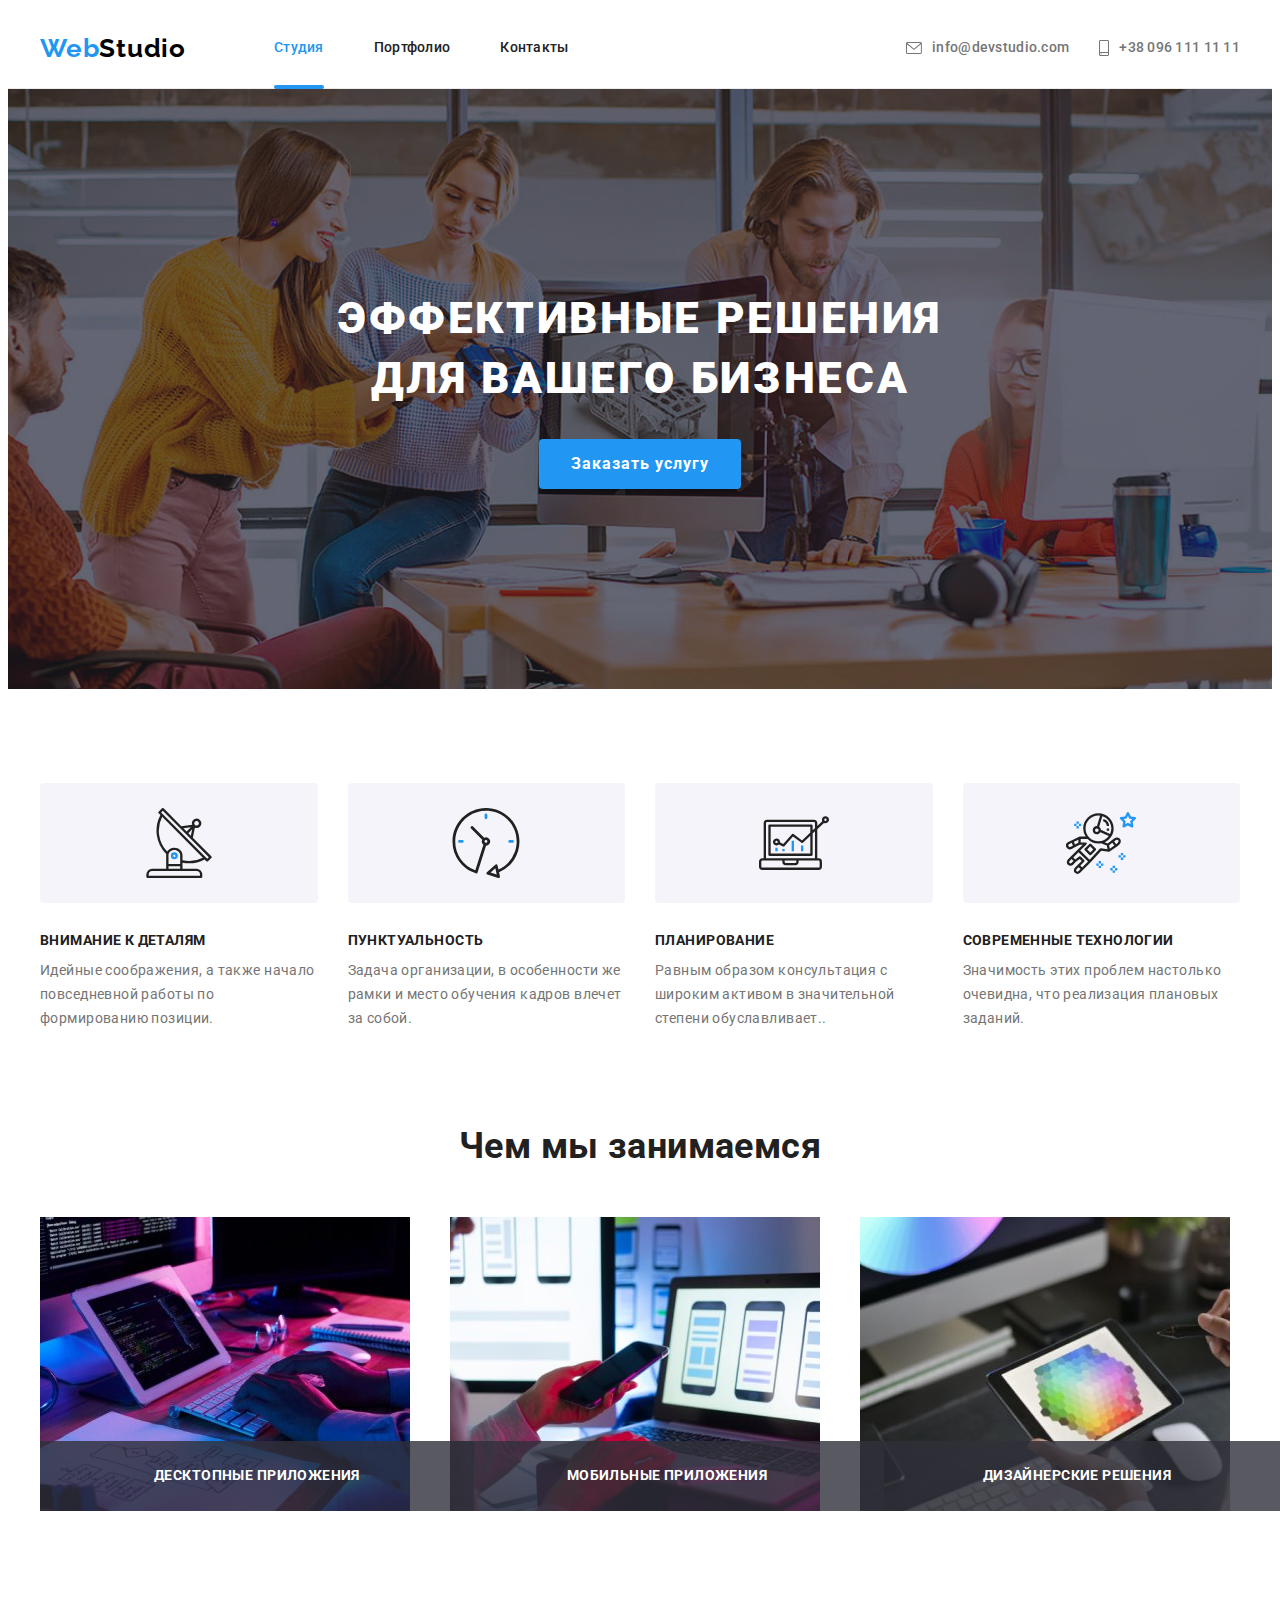
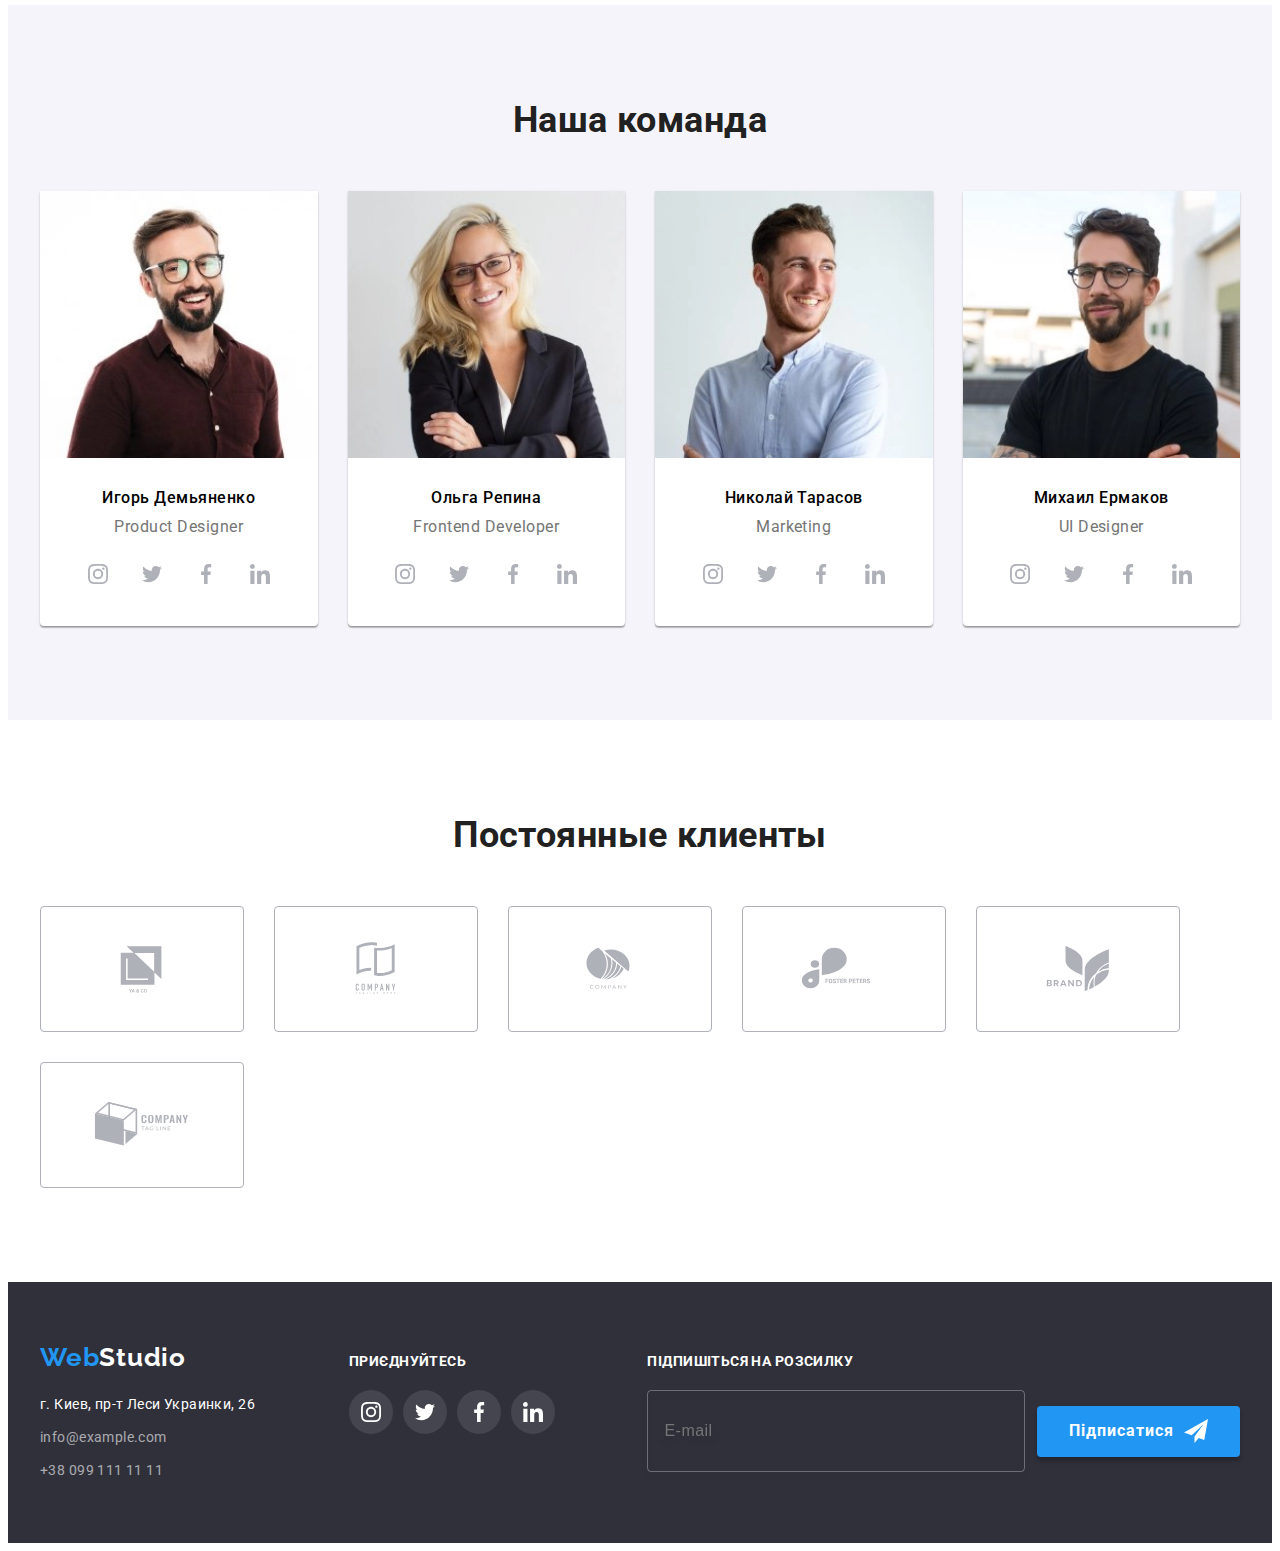
<file: index.html>
<!DOCTYPE html>
<html lang="ru">
<head>
    <meta charset="UTF-8">
    <meta http-equiv="X-UA-Compatible" content="IE=edge">
    <meta name="viewport" content="width=device-width, initial-scale=1.0">
<link href="https://fonts.googleapis.com/css2?family=Raleway:wght@700&family=Roboto:wght@400;500;700;900&display=swap" rel="stylesheet"/>
<link rel="stylesheet" href="https://cdnjs.cloudflare.com/ajax/libs/modern-normalize/1.1.0/modern-normalize.min.css" integrity="sha512-wpPYUAdjBVSE4KJnH1VR1HeZfpl1ub8YT/NKx4PuQ5NmX2tKuGu6U/JRp5y+Y8XG2tV+wKQpNHVUX03MfMFn9Q==" crossorigin="anonymous" referrerpolicy="no-referrer" />
 
<link rel="stylesheet" href="./css/main.min.css"/>

    <title>Веб-студия</title>
</head>
<body data-page>
    <!--шапка сайта-->
    <header class="header">
        <div class="header__containe container">
        <nav class="nav">
            <a href="index.html" class="logo">Web<span class="dark-logo">Studio</span></a>
    
            <ul class="list nav__list">
              <li class="nav__item">
                <a href="index.html" class="nav__link nav__link--active link">Студия</a>
              </li>
  
              <li class="nav__item">
                <a href="portfolio.html" class="nav__link link">Портфолио</a>
              </li>
              <li class="nav__item">
                <a href="" class="nav__link link">Контакты</a>
              </li>
            </ul>
<!--кнопка-->
            <button
            type="button"
            class="menu-button"
            aria-expanded="false"
            aria-controls="menu-container"
            data-menu-button
          >
            <svg
              class="menu-button__icon"
              width="40"
              height="40"
              aria-label="мобильное выпадающее меню"
            >
              <use class="icon-menu" href="./images/icons.svg#icon-menu"></use>
              <use class="icon-cross" href="./images/icons.svg#icon-cross"></use>
            </svg>
          </button>
<!-- Мобильное меню -->

<div class="menu-container" id="menu-container" data-menu>
  <div class="mob-nav">
    <ul class="list mob-nav__list">
      <li class="mob-nav__item">
        <a href="./index.html" class="mob-nav__link mob-nav__link--active link">Студия</a>
      </li>
      <li class="mob-nav__item">
        <a href="./portfolio.html" class="mob-nav__link link">Портфолио</a>
      </li>
      <li class="mob-nav__item">
        <a href="#contacts" class="mob-nav__link link">Контакты</a>
      </li>
    </ul>
  </div>
  <div class="mob-contacts">
    <ul class="list mob-contacts__list">
      <li class="mob-contacts__item">
        <a href="tel:+380961111111" class="mob-contacts__link link tel">
          +38 096 111 11 11
        </a>
      </li>
      <li class="mob-contacts__item">
        <a href="mailto:info@devstudio.com" class="mob-contacts__link link e-mail">
          info@devstudio.com
        </a>
      </li>
    </ul>
  </div>
  <div class="mob-socials">
    <ul class="mob-socials__list list">
      <li class="mob-socials__item">
        <a
          class="mob-socials__link link"
          href=""
          target="_blank"
          rel="noreferrer noopener"
          >Instagram</a
        >
      </li>
      <li class="mob-socials__item">
        <a
          class="mob-socials__link link"
          href=""
          target="_blank"
          rel="noreferrer noopener"
          >Twitter</a
        >
      </li>
      <li class="mob-socials__item">
        <a
          class="mob-socials__link link"
          href=""
          target="_blank"
          rel="noreferrer noopener"
          >Facebook</a
        >
      </li>
      <li class="mob-socials__item">
        <a
          class="mob-socials__link link"
          href=""
          target="_blank"
          rel="noreferrer noopener"
          >LinkedIn</a
        >
      </li>
    </ul>
  </div>
</div>



        </nav>
        <!--контакты-->
          <ul class="list contact">
                <li class="contact__item">
                  <a href="mailto:info@devstudio.com" class="contact__link link">
                    <svg class="contact__icon mail-icon icon" width="16px" height="12px">
                        <use href="./images/icons.svg#envelope"></use>
                    </svg>
                    info@devstudio.com</a>
                </li>
                <li class="contact__item">
                  <a href="tel:+380961111111" class="contact__link link">
                    <svg class="contact__icon tel-icon" width="10px" height="16px">
                        <use href="./images/icons.svg#smartphone"></use>
                    </svg>
                    +38 096 111 11 11</a>
                </li>
              </ul>


              




    </div>
    </header>
    
    <main>
        <!--герой-->
 <section class="hero">
    <div class="container">
    <h1 class="hero-title">
        Эффективные решения для вашего бизнеса</h1>

    <button type="button" class="hero-button" data-modal-open>Заказать услугу</button>



</div >
    </section>


 <!--особенности-->
 <section class="about section">
<div class="container">
    
<h2 class="visually-hidden">Наши особенности</h2>


<ul class="about__list card-set list">
<li class="about__item card-item">
<div class="about__card-icon">
                <svg class="about-icon" width="70px" height="70px">
                  <use href="./images/icons.svg#antenna"></use>
                </svg>
              </div>

    <h3 class="about__title">Внимание к деталям</h3>
    <p class="about__text">Идейные соображения, а также начало повседневной работы по формированию позиции.</p>
</li>
<li class="about__item card-item">
<div class="about__card-icon">
                <svg class="about-icon" width="70px" height="70px">
                  <use href="./images/icons.svg#clock"></use>
                </svg>
              </div>

    <h3 class="about__title">Пунктуальность</h3>
    <p class="about__text">Задача организации, в особенности же рамки и место обучения кадров влечет за собой.</p>
</li>
<li class="about__item card-item">
<div class="about__card-icon">
                <svg class="about-icon" width="70px" height="70px">
                  <use href="./images/icons.svg#diagram"></use>
                </svg>
              </div>

    <h3 class="about__title">Планирование</h3>
    <p class="about__text">Равным образом консультация с широким активом в значительной степени обуславливает..</p>
</li>
<li class="about__item card-item">
<div class="about__card-icon">
                <svg class="about-icon" width="70px" height="70px">
                  <use href="./images/icons.svg#astronaut"></use>
                </svg>
              </div>

    <h3 class="about__title">Современные технологии</h3>
    <p class="about__text">Значимость этих проблем настолько очевидна, что реализация плановых заданий.</p>
</li>
</ul>
</div>
</section>

<!-- Чем занимаемся-->
<section class="we-do section">
    <div class="container we-do__container">
<h2 class="section-title">Чем мы занимаемся</h2>

<ul class="we-do__list card-set list">
    <li class="card-item we-do-list__item">
      <div class="we-do-list__text">
        <p class="we-do-list__title">Десктопные приложения</p>
      </div>
        <img 
        srcset="./images/we-do/img1@1x.jpg 1x, ./images/we-do/img1@2x.jpg 2x"
        src="./images/we-do/img1@1x.jpg"
        width="370" 
        height="294" 
        alt="набираем код с макета"/>
    </li>
    <li class="card-item we-do-list__item">
      <div class="we-do-list__text">
        <p class="we-do-list__title">мобильные приложения</p>
      </div>
      
        <img
        srcset="./images/we-do/img2@1x.jpg 1x, ./images/we-do/img2@2x.jpg 2x"
         src="./images/we-do/img2@1x.jpg"
        width="370"
        height="294"
         alt="создаем страницу"/>
    </li>
<li class="card-item we-do-list__item">
  <div class="we-do-list__text">
    <p class="we-do-list__title">дизайнерские решения</p>
  </div>
        <img 
        srcset="./images/we-do/img3@1x.jpg 1x, ./images/we-do/img3@2x.jpg 2x"
        src="./images/we-do/img3@1x.jpg" 
        width="370"
        height="294"
         alt="создаем дизайн"/>
    </li>
</ul>
</div>
</section>
 
<!--Наша команда-->

<section class="team section">
    <div class="container">
<h2 class="section-title">Наша команда</h2>
<ul class="list team__list card-set">
<li class="team__item card-item">

  <picture>

<!--Desktop-->
<source
media="(min-width: 1200px)"
srcset="./images/team/img1@1x_lg.webp 1x, ./images/team/img1@2x_lg.webp 2x"
type="image/webp"
/>
<source
media="(min-width: 1200px)"
srcset="./images/team/img1@1x_lg.jpg 1x, ./images/team/img1@2x_lg.jpg 2x"
type="image/jpeg"
/>

<!--tablet-->
<source
media="(max-width: 767px)"
srcset="./images/team/img1@1x_md.webp 1x, ./images/team/img1@2x_md.webp 2x"
type="image/webp"
/>
<source
media="(max-width: 767px)"
srcset="./images/team/img1@1x_md.jpg 1x, ./images/team/img1@2x_md.jpg 2x"
type="image/jpeg"
/>
<!--mobile-->

    <source
    media="(max-width: 767px)"
    srcset="./images/team/img1@1x_sm.webp 1x, ./images/team/img1@2x_sm.webp 2x"
    type="image/webp"
  />
  <source
    media="(max-width: 767px)"
    srcset="./images/team/img1@1x_sm.jpg 1x, ./images/team/img1@2x_sm.jpg 2x"
    type="image/jpeg"
  />

<img src="./images/team/img1@1x_sm.jpg" 
        alt="Дизайнер продукта" 
        width="450"
        height="460">
      </picture>


<div class="team__content">
        <h3 class="title team__title">Игорь Демьяненко</h3>
        <p class="team__text">Product Designer</p>
        
    
            <ul class="list social-list">
              <li class="social-item">
                <a href="javascript:;" target="_blank" class="link social-link-icon">
                  <svg class="social-icon" width="20px" height="20px">
                    <use href="./images/icons.svg#instagram"></use>
                  </svg>
                </a>
              </li>

              <li class="social-item">
                <a href="javascript:;" target="_blank" class="link social-link-icon">
                  <svg class="social-icon" width="20px" height="20px">
                    <use href="./images/icons.svg#twitter"></use>
                  </svg>
                </a>
              </li>

              <li class="social-item">
                <a href="javascript:;" target="_blank" class="link social-link-icon">
                  <svg class="social-icon" width="20px" height="20px">
                    <use href="./images/icons.svg#facebook"></use>
                  </svg>
                </a>
              </li>

              <li class="social-item">
                <a href="javascript:;" target="_blank" class="link social-link-icon">
                  <svg class="social-icon" width="20px" height="20px">
                    <use href="./images/icons.svg#linkedin"></use>
                  </svg>
                </a>
              </li>
            </ul>
          </div>
        </li>
    
    
<li class="team__item card-item">

  <picture>
    <!--Desktop-->
    <source
      media="(min-width: 1200px)"
      srcset="./images/team/img2@1x_lg.webp 1x, ./images/team/img2@2x_lg.webp 2x"
      type="image/webp"
    />
    <source
      media="(min-width: 1200px)"
      srcset="./images/team/img2@1x_lg.jpg 1x, ./images/team/img2@2x_lg.jpg 2x"
      type="image/jpeg"
    />

    <!--tablet-->
    <source
      media="(max-width: 767px)"
      srcset="./images/team/img2@1x_md.webp 1x, ./images/team/img2@2x_md.webp 2x"
      type="image/webp"
    />
    <source
      media="(max-width: 767px)"
      srcset="./images/team/img2@1x_md.jpg 1x, ./images/team/img2@2x_md.jpg 2x"
      type="image/jpeg"
    />
    <!--mobile-->
    <source
      media="(max-width: 767px)"
      srcset="./images/team/img2@1x_sm.webp 1x, ./images/team/img2@2x_sm.webp 2x"
      type="image/webp"
    />
    <source
      media="(max-width: 767px)"
      srcset="./images/team/img2@1x_sm.jpg 1x, ./images/team/img2@2x_sm.jpg 2x"
      type="image/jpeg"
    />


        <img src="./images/team/img2@1x_sm.jpg" 
        alt="Фронтенд-разработчик" 
        width="450"
        height="460">
      </picture>

        <div class="team__content">
        <h3 class="title team__title">Ольга Репина</h3>
        <p class="team__text">Frontend Developer</p>
        

        
            <ul class="list social-list">
              <li class="social-item">
                <a href="javascript:;" target="_blank" class="link social-link-icon">
                  <svg class="social-icon" width="20px" height="20px">
                    <use href="./images/icons.svg#instagram"></use>
                  </svg>
                </a>
              </li>

              <li class="social-item">
                <a href="javascript:;" target="_blank" class="link social-link-icon">
                  <svg class="social-icon" width="20px" height="20px">
                    <use href="./images/icons.svg#twitter"></use>
                  </svg>
                </a>
              </li>

              <li class="social-item">
                <a href="javascript:;" target="_blank" class="link social-link-icon">
                  <svg class="social-icon" width="20px" height="20px">
                    <use href="./images/icons.svg#facebook"></use>
                  </svg>
                </a>
              </li>

              <li class="social-item">
                <a href="javascript:;" target="_blank" class="link social-link-icon">
                  <svg class="social-icon" width="20px" height="20px">
                    <use href="./images/icons.svg#linkedin"></use>
                  </svg>
                </a>
              </li>
            </ul>
          </div>
    </li>
<li class="team__item card-item">
  <picture>
    <!--Desktop-->
    <source
      media="(min-width: 1200px)"
      srcset="./images/team/img3@1x_lg.webp 1x, ./images/team/img3@2x_lg.webp 2x"
      type="image/webp"
    />
    <source
      media="(min-width: 1200px)"
      srcset="./images/team/img3@1x_lg.jpg 1x, ./images/team/img3@2x_lg.jpg 2x"
      type="image/jpeg"
    />

    <!--tablet-->
    <source
      media="(max-width: 767px)"
      srcset="./images/team/img3@1x_md.webp 1x, ./images/team/img3@2x_md.webp 2x"
      type="image/webp"
    />
    <source
      media="(max-width: 767px)"
      srcset="./images/team/img3@1x_md.jpg 1x, ./images/team/img3@2x_md.jpg 2x"
      type="image/jpeg"
    />
    <!--mobile-->
    <source
      media="(max-width: 767px)"
      srcset="./images/team/img3@1x_sm.webp 1x, ./images/team/img3@2x_sm.webp 2x"
      type="image/webp"
    />
    <source
      media="(max-width: 767px)"
      srcset="./images/team/img3@1x_sm.jpg 1x, ./images/team/img3@2x_sm.jpg 2x"
      type="image/jpeg"
    />

    <img src="./images/team/img3@1x_sm.jpg"
    alt="Маркетинг" 
    width="450"
    height="460">
  </picture>

<div class="team__content">
    <h3 class="title team__title">Николай Тарасов</h3>
    <p class="team__text">Marketing</p>



    <ul class="list social-list">
      <li class="social-item">
        <a href="javascript:;" target="_blank" class="link social-link-icon">
          <svg class="social-icon" width="20px" height="20px">
            <use href="./images/icons.svg#instagram"></use>
          </svg>
        </a>
      </li>

      <li class="social-item">
        <a href="javascript:;" target="_blank" class="link social-link-icon">
          <svg class="social-icon" width="20px" height="20px">
            <use href="./images/icons.svg#twitter"></use>
          </svg>
        </a>
      </li>

      <li class="social-item">
        <a href="javascript:;" target="_blank" class="link social-link-icon">
          <svg class="social-icon" width="20px" height="20px">
            <use href="./images/icons.svg#facebook"></use>
          </svg>
        </a>
      </li>

      <li class="social-item">
        <a href="javascript:;" target="_blank" class="link social-link-icon">
          <svg class="social-icon" width="20px" height="20px">
            <use href="./images/icons.svg#linkedin"></use>
          </svg>
        </a>
      </li>
    </ul>
  </div>
</li>


    <li class="team__item card-item">
      <picture>
        <!--Desktop-->
        <source
          media="(min-width: 1200px)"
          srcset="./images/team/img4@1x_lg.webp 1x, ./images/team/img4@2x_lg.webp 2x"
          type="image/webp"
        />
        <source
          media="(min-width: 1200px)"
          srcset="./images/team/img4@1x_lg.jpg 1x, ./images/team/img4@2x_lg.jpg 2x"
          type="image/jpeg"
        />

        <!--tablet-->
        <source
          media="(max-width: 767px)"
          srcset="./images/team/img4@1x_md.webp 1x, ./images/team/img4@2x_md.webp 2x"
          type="image/webp"
        />
        <source
          media="(max-width: 767px)"
          srcset="./images/team/img4@1x_md.jpg 1x, ./images/team/img4@2x_md.jpg 2x"
          type="image/jpeg"
        />
        <!--mobile-->
        <source
          media="(max-width: 767px)"
          srcset="./images/team/img4@1x_sm.webp 1x, ./images/team/img4@2x_sm.webp 2x"
          type="image/webp"
        />
        <source
          media="(max-width: 767px)"
          srcset="./images/team/img4@1x_sm.jpg 1x, ./images/team/img4@2x_sm.jpg 2x"
          type="image/jpeg"
        />

        <img src="./images/team/img4@1x_sm.jpg"
        alt="Дизайнер пользовательского интерфейса"
         width="450"
        height="460">
      </picture>

<div class="team__content">
        <h3 class="title team__title">Михаил Ермаков</h3>
        <p class="team__text">UI Designer</p>



    <ul class="list social-list">
      <li class="social-item">
        <a href="javascript:;" target="_blank" class="link social-link-icon">
          <svg class="social-icon" width="20px" height="20px">
            <use href="./images/icons.svg#instagram"></use>
          </svg>
        </a>
      </li>

      <li class="social-item">
        <a href="javascript:;" target="_blank" class="link social-link-icon">
          <svg class="social-icon" width="20px" height="20px">
            <use href="./images/icons.svg#twitter"></use>
          </svg>
        </a>
      </li>

      <li class="social-item">
        <a href="javascript:;" target="_blank" class="link social-link-icon">
          <svg class="social-icon" width="20px" height="20px">
            <use href="./images/icons.svg#facebook"></use>
          </svg>
        </a>
      </li>

      <li class="social-item">
        <a href="javascript:;" target="_blank" class="link social-link-icon">
          <svg class="social-icon" width="20px" height="20px">
            <use href="./images/icons.svg#linkedin"></use>
          </svg>
        </a>
      </li>
    </ul>
  </div>
    </li>
</ul>
</div>
</section>

<!--Постоянные клиенты-->
<section class="section">
    <div class="container clients-container">
        <h2 class="section-title">Постоянные клиенты</h2>

<ul class="list card-set clients__list">
    <li class="clients__item card-item">
        <a href="" class="link clients__link">
        <svg class="clients-icon" width="106" height="60">
            <use href="./images/icons.svg#logo"></use>
        </svg>
    </a>
</li>
<li class="clients__item card-item">
    <a href="" class="link clients__link">
    <svg class="clients-icon" width="106" height="60">
        <use href="./images/icons.svg#logo-1"></use>
    </svg>
</a>
</li>
<li class="clients__item card-item">
    <a href="" class="link clients__link">
    <svg class="clients-icon" width="106" height="60">
        <use href="./images/icons.svg#logo-2"></use>
    </svg>
</a>
</li>
<li class="clients__item card-item">
    <a href="" class="link clients__link">
    <svg class="clients-icon" width="106px" height="60">
        <use href="./images/icons.svg#logo-3"></use>
    </svg>
</a>
</li>
<li class="clients__item card-item">
    <a href="" class="link clients__link">
    <svg class="clients-icon" width="106" height="60">
        <use href="./images/icons.svg#logo-4"></use>
    </svg>
</a>
</li>
<li class="clients__item card-item">
    <a href="" class="link clients__link">
    <svg class="clients-icon" width="106" height="60">
        <use href="./images/icons.svg#logo-5"></use>
    </svg>
</a>
</li>
</ul>
</div>
</section>
</main>


    <!--подвал-->
     <footer class="footer">
<div class="container">
    <ul class="list footer__list">
        <li class="footer__item">
        <a href="index.html" class="logo">Web<span class="white">Studio</span></a>


        <address class="address">
          <ul class="list footer-contacts" id="contacts">
            <li class="footer-contacts__item">
              <a
                href="https://goo.gl/maps/6LCePJ9uV5C26gQX8"
                target="_blank"
                rel="noreferrer noopener"
                class="link footer-contacts__link street"
              >
                г. Киев, пр-т Леси Украинки, 26
              </a>
            </li>
            <li class="footer-contacts__item">
              <a href="mailto:info@example.com" class="link footer-contacts__link"
                >info@example.com</a
              >
            </li>
            <li class="footer-contacts__item">
              <a href="tel:+380991111111" class="link footer-contacts__link"
                >+38 099 111 11 11</a
              >
            </li>
          </ul>
        </address>
      </li>

    <li class="subscription footer__item">
        <h3 class="subscription__follow">приєднуйтесь</h3>

        <ul class="list social-list">
          <li class="social-list__item">
            <a href="javascript:;" target="_blank" class="link social-link-icon">
              <svg class="social-icon" width="20px" height="20px">
                <use href="./images/icons.svg#instagram"></use>
              </svg>
            </a>
          </li>

          <li class="social-list__item">
            <a href="javascript:;" target="_blank" class="link social-link-icon">
              <svg class="social-icon" width="20px" height="20px">
                <use href="./images/icons.svg#twitter"></use>
              </svg>
            </a>
          </li>

          <li class="social-list__item">
            <a href="javascript:;" target="_blank" class="link social-link-icon">
              <svg class="social-icon" width="20px" height="20px">
                <use href="./images/icons.svg#facebook"></use>
              </svg>
            </a>
          </li>

          <li class="social-list__item">
            <a href="javascript:;" target="_blank" class="link social-link-icon">
              <svg class="social-icon" width="20px" height="20px">
                <use href="./images/icons.svg#linkedin"></use>
              </svg>
            </a>
          </li>
        </ul>
      </li>
<!--форма футер-->
<li class="subscription footer__item">
  <p class="subscription__follow">Підпишіться на розсилку</p>

  <form class="subscribe-form">
    <input
      class="subscribe-form__input"
      type="email"
      name="email"
      id="email"
      placeholder="E-mail"
      required
    />

    <button type="button" class="hero-button">
      <span class="span-subscribe"> Підписатися</span>
      <svg class="social-icon" width="24px" height="24px">
        <use href="./images/icons.svg#icon-footer-send"></use>
      </svg>
    </button>
  </form>
</li>
    </ul>
</div>
</footer>

<div class="backdrop is-hidden" data-modal>
  <div class="modal">
    <button type="submit" data-modal-close class="close-btn">
      <svg class="modal-btn-icon" width="18px" height="18px">
        <use href="./images/icons.svg#icon-iconx"></use>
      </svg>
    </button>

<p class="register-form-title">Залиште свої дані, ми вам передзвонимо</p>
    <form class="register-form">
   <label for="name" class="form-label">
    <span class="form-text">Ім'я</span>
    <span class="form-fild">
    <input class="form-input" type="text" name="name" id="name" required/>
          <svg class="form-icon" width="18" height="18"> 
            <use href="./images/icons.svg#icon-person-black"></use>
          </svg>
          </span>
 </label>
<label for="user-phone" class="form-label">
            <span class="form-text">Телефон</span> 
            <span class="form-fild">
          <input class="form-input" type="text" name="phone" id="user-phone" required/>
            <svg class="form-icon" width="18" height="18"> 
              <use href="./images/icons.svg#icon-phone-modal"></use>
            </svg>
          </span>
         </label>
<label for="user-email" class="form-label" >
              <span class="form-text">Пошта</span> 
              <span class="form-fild">
            <input class="form-input" type="text" name="email" id="user-email" required/>
              <svg class="form-icon" width="18" height="18"> 
                <use href="./images/icons.svg#icon-email-black"></use>
              </svg>
            </span>
</label>
<label for="comment" class="form-label test">
  <span class="form-text">Коментар</span>
  <span class="form-fild-comment">
<textarea
  class="call-back-comment"
  name="comment"
  id="comment"
  rows="8"
  placeholder="Введіть текст"
></textarea>
  </span>
</label>
           <label class="register-form-agreement">
                <input class="register-checkbox visually-hidden" type="checkbox" name="agreement" />
                <svg class="register-icon" width="16" height="15">
                  <use class="register-icon-uncheck" href="./images/icons.svg#icon-vector"></use>
                  <use class="register-icon-check" href="./images/icons.svg#icon-icon-check"></use>
                </svg>
                <span class="register-form-agreement-text">
                  Погоджуюся з розсилкою та приймаю <a class="register-form-agreement-link" href="">Умови договору</a></span>
              </label>


              <button type="submit" class="hero-button">Відправити</button>
    </form>
  </div>
</div>

<!--скрипт модaльного окна-->
<script src="./js/subscription.js"></script>
    <script src="./js/menu.js"></script>
<script src="./js/modal.js"></script>

</body>
</html>
</file>
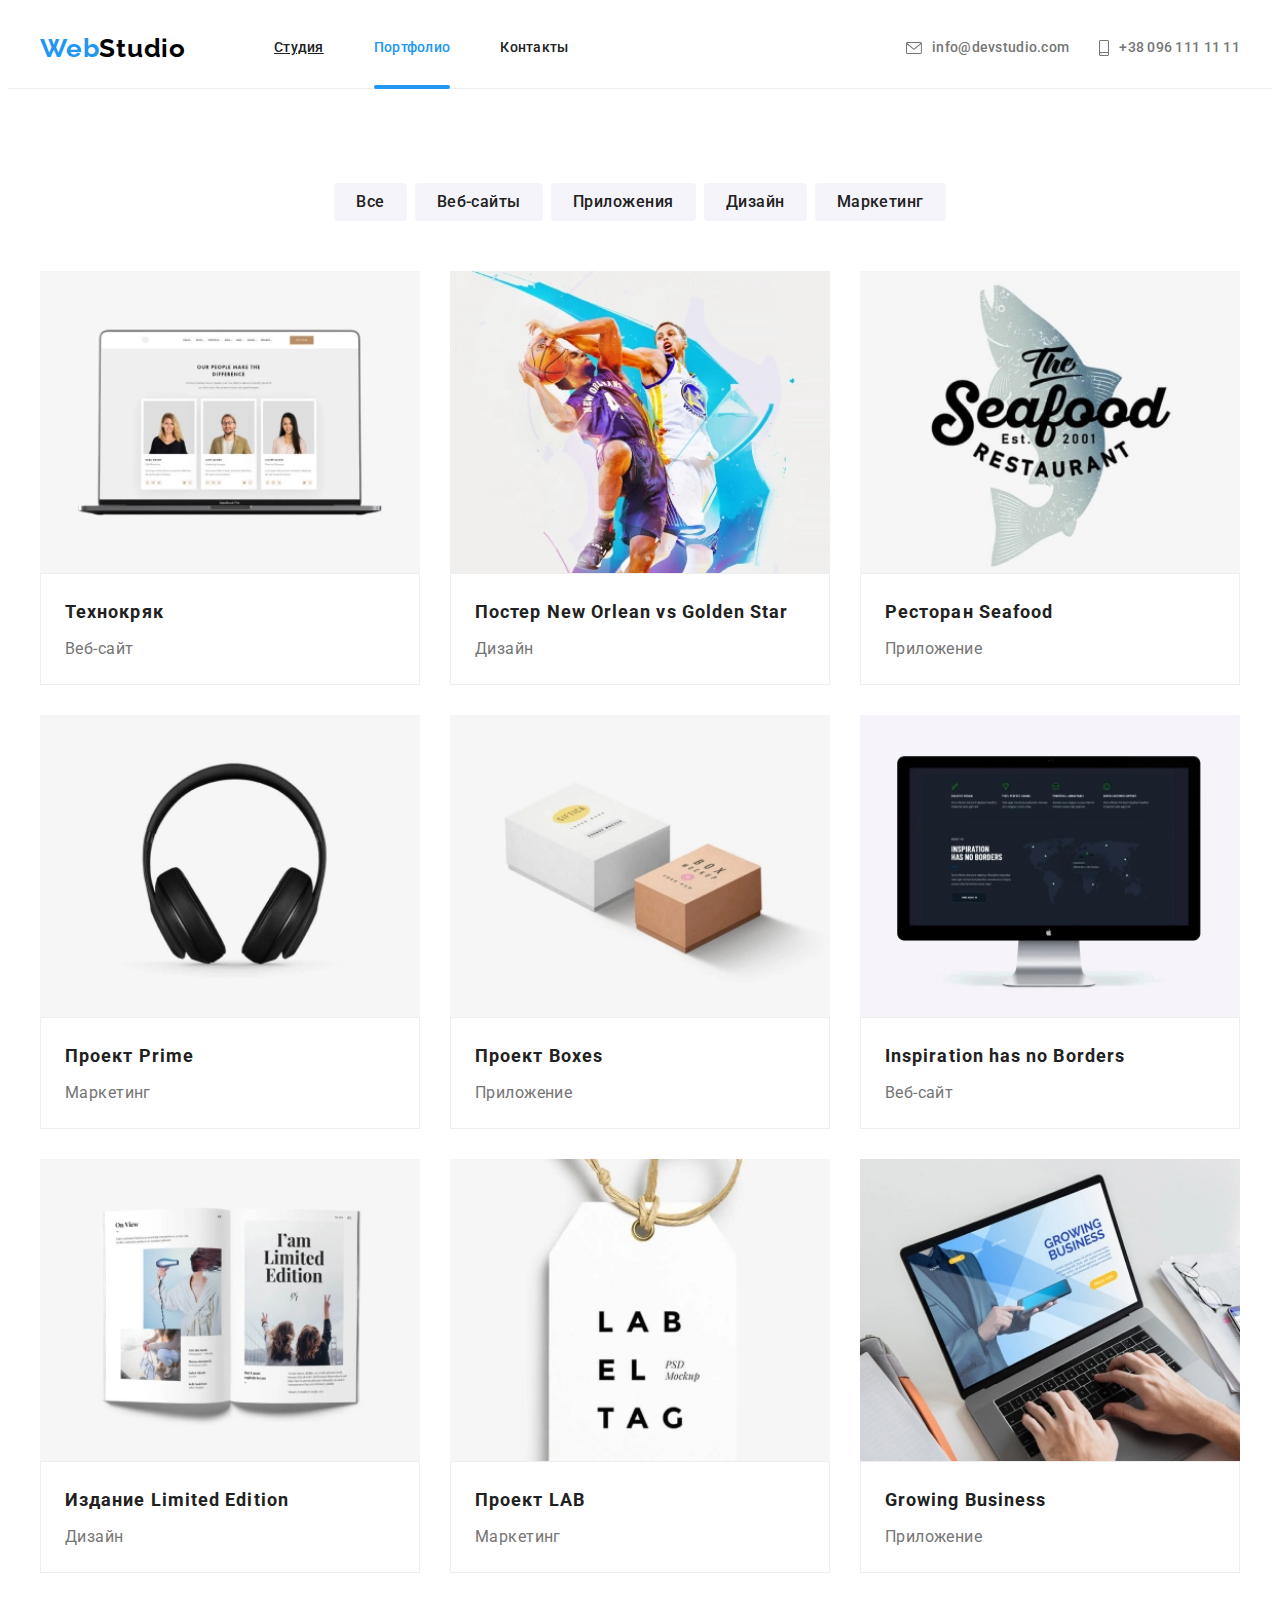
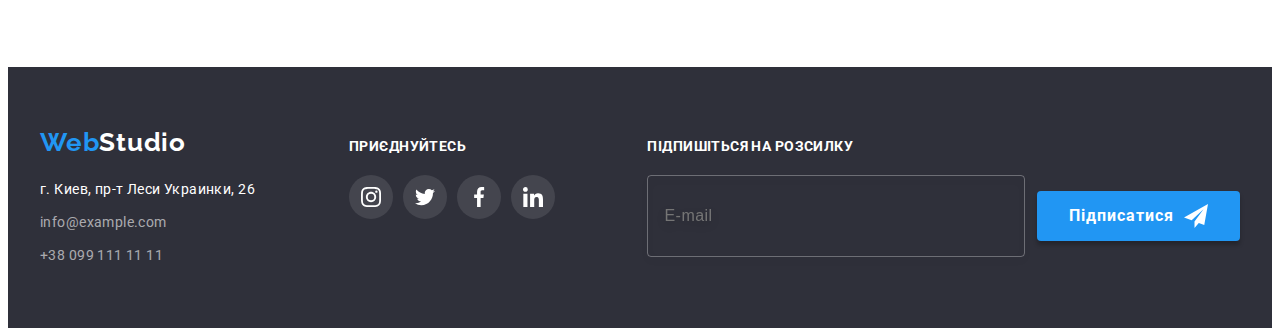
<file: portfolio.html>
<!DOCTYPE html>
<html lang="ru">
  <head>
    <meta charset="UTF-8" />
    <meta http-equiv="X-UA-Compatible" content="IE=edge" />
    <meta name="viewport" content="width=device-width, initial-scale=1.0" />
    <link
      href="https://fonts.googleapis.com/css2?family=Raleway:wght@700&family=Roboto:wght@400;500;700;900&display=swap"
      rel="stylesheet"
    /><link rel="stylesheet" href="https://cdnjs.cloudflare.com/ajax/libs/modern-normalize/1.1.0/modern-normalize.min.css" integrity="sha512-wpPYUAdjBVSE4KJnH1VR1HeZfpl1ub8YT/NKx4PuQ5NmX2tKuGu6U/JRp5y+Y8XG2tV+wKQpNHVUX03MfMFn9Q==" crossorigin="anonymous" referrerpolicy="no-referrer" />
    <link rel="stylesheet" href="./css/main.min.css"/>
    <title>Портфолио</title>
  </head>
  <body>
    <!--шапка сайта-->
    <header class="header">
      <div class="header__containe container">
      <nav class="nav">
          <a href="index.html" class="logo">Web<span class="dark-logo">Studio</span></a>
  
          <ul class="list nav__list">
            <li class="nav__item">
              <a href="index.html" class="nav__link ">Студия</a>
            </li>

            <li class="nav__item">
              <a href="portfolio.html" class="nav__link link nav__link--active link">Портфолио</a>
            </li>
            <li class="nav__item">
              <a href="" class="nav__link link">Контакты</a>
            </li>
          </ul>
<!--кнопка-->
<button
type="button"
class="menu-button"
aria-expanded="false"
aria-controls="menu-container"
data-menu-button
>
<svg
  class="menu-button__icon"
  width="40"
  height="40"
  aria-label="мобильное выпадающее меню"
>
  <use class="icon-menu" href="./images/icons.svg#icon-menu"></use>
  <use class="icon-cross" href="./images/icons.svg#icon-cross"></use>
</svg>
</button>
  <!-- Мобильное меню -->
          <div class="menu-container" id="menu-container" data-menu>
            <div class="mob-nav">
              <ul class="list mob-nav__list">
                <li class="mob-nav__item">
                  <a href="./index.html" class="mob-nav__link link">Студия</a>
                </li>
                <li class="mob-nav__item">
                  <a href="./portfolio.html" class="mob-nav__link mob-nav__link--active link"
                    >Портфолио</a
                  >
                </li>
                <li class="mob-nav__item">
                  <a href="#contacts" class="mob-nav__link link">Контакты</a>
                </li>
              </ul>
            </div>
            <div class="mob-contacts">
              <ul class="list mob-contacts__list">
                <li class="mob-contacts__item">
                  <a href="tel:+380961111111" class="mob-contacts__link link tel">
                    +38 096 111 11 11
                  </a>
                </li>
                <li class="mob-contacts__item">
                  <a href="mailto:info@devstudio.com" class="mob-contacts__link link e-mail">
                    info@devstudio.com
                  </a>
                </li>
              </ul>
            </div>
            <div class="mob-socials">
              <ul class="mob-socials__list list">
                <li class="mob-socials__item">
                  <a
                    class="mob-socials__link link"
                    href=""
                    target="_blank"
                    rel="noreferrer noopener"
                    >Instagram</a
                  >
                </li>
                <li class="mob-socials__item">
                  <a
                    class="mob-socials__link link"
                    href=""
                    target="_blank"
                    rel="noreferrer noopener"
                    >Twitter</a
                  >
                </li>
                <li class="mob-socials__item">
                  <a
                    class="mob-socials__link link"
                    href=""
                    target="_blank"
                    rel="noreferrer noopener"
                    >Facebook</a
                  >
                </li>
                <li class="mob-socials__item">
                  <a
                    class="mob-socials__link link"
                    href=""
                    target="_blank"
                    rel="noreferrer noopener"
                    >LinkedIn</a
                  >
                </li>
              </ul>
            </div>
          </div>



      </nav>
      <!--контакты-->
        <ul class="list contact">
              <li class="contact__item">
                <a href="mailto:info@devstudio.com" class="contact__link link">
                  <svg class="contact__icon mail-icon icon" width="16px" height="12px">
                      <use href="./images/icons.svg#envelope"></use>
                  </svg>
                  info@devstudio.com</a>
              </li>
              <li class="contact__item">
                <a href="tel:+380961111111" class="contact__link link">
                  <svg class="contact__icon tel-icon" width="10px" height="16px">
                      <use href="./images/icons.svg#smartphone"></use>
                  </svg>
                  +38 096 111 11 11</a>
              </li>
            </ul>
  </div>
  </header>
    <main>
      <section class="section">
        <div class="container portfolio-container">
          <!--скрытые заголовки-->
          <h1 class="visually-hidden">Примеры</h1>

          <!--фильтры-кнопки-->
          <ul class="list select-list">
            <li class="select-list__item">
              <button type="button" class="select-list__button">Все</button>
            </li>

            <li class="select-list__item">
              <button type="button" class="select-list__button">Веб-сайты</button>
            </li>

            <li class="select-list__item">
              <button type="button" class="select-list__button">Приложения</button>
            </li>

            <li class="select-list__item">
              <button type="button" class="select-list__button">Дизайн</button>
            </li>

            <li class="select-list__item">
              <button type="button" class="select-list__button">Маркетинг</button>
            </li>
          </ul>
        <!--примеры работ-->

        <ul class="list portfolio-list card-set">
          <li class="card-set__item cards">
            <a href="javascript:;" class="link cards__link">
              <div class="cards__overlay">
                <!--тег picture-->
                <picture>
                  <!--Desktop screen-->
                  <source
                    media="(min-width: 1200px)"
                    srcset="
                      ./images/portfolio/img1@1x_lg.webp 1x,
                      ./images/portfolio/img1@2x_lg.webp 2x
                    "
                    type="image/webp"
                  />
                  <source
                    media="(min-width: 1200px)"
                    srcset="
                      ./images/portfolio/img1@1x_lg.jpg 1x,
                      ./images/portfolio/img1@2x_lg.jpg 2x
                    "
                    type="image/jpeg"
                  />

                  <!--tablet screen-->
                  <source
                    media="(min-width: 768px)"
                    srcset="
                      ./images/portfolio/img1@1x_md.webp 1x,
                      ./images/portfolio/img1@2x_md.webp 2x
                    "
                    type="image/webp"
                  />
                  <source
                    media="(min-width: 768px)"
                    srcset="
                      ./images/portfolio/img1@1x_md.jpg 1x,
                      ./images/portfolio/img1@2x_md.jpg 2x
                    "
                    type="image/jpeg"
                  />
                  <!--mobile screen-->
                  <source
                    media="(max-width: 767px)"
                    srcset="
                      ./images/portfolio/img1@1x_sm.webp 1x,
                      ./images/portfolio/img1@2x_sm.webp 2x
                    "
                    type="image/webp"
                  />
                  <source
                    media="(min-width: 768px)"
                    srcset="
                      ./images/portfolio/img1@1x_sm.jpg 1x,
                      ./images/portfolio/img1@2x_sm.jpg 2x
                    "
                    type="image/jpeg"
                  />

                  <img
                    src="./images/portfolio/img1@1x_sm.jpg"
                    alt="Технокряк"
                    width="450"
                    height="294"
                  />
                </picture>

                <p class="cards__overlayed">
                  Ресурс предлагает комплексные предложения с разным уровнем функционала и
                  сервисов. Все это позволит посетителю получить исчерпывающие сведения о компании
                  или частном лице.
                </p>
              </div>
              <div class="cards__content">
                <h2 class="cards__title">Технокряк</h2>
                <p class="cards__text">Веб-сайт</p>
              </div>
            </a>
          </li>

          <li class="card-set__item cards">
            <a href="javascript:;" class="link cards__link">
              <div class="cards__overlay">
                <picture>
                  <!--Desktop screen-->
                  <source
                    media="(min-width: 1200px)"
                    srcset="
                      ./images/portfolio/img2@1x_lg.webp 1x,
                      ./images/portfolio/img2@2x_lg.webp 2x
                    "
                    type="image/webp"
                  />
                  <source
                    media="(min-width: 1200px)"
                    srcset="
                      ./images/portfolio/img2@1x_lg.jpg 1x,
                      ./images/portfolio/img2@2x_lg.jpg 2x
                    "
                    type="image/jpeg"
                  />

                  <!--tablet screen-->
                  <source
                    media="(min-width: 768px)"
                    srcset="
                      ./images/portfolio/img2@1x_md.webp 1x,
                      ./images/portfolio/img2@2x_md.webp 2x
                    "
                    type="image/webp"
                  />
                  <source
                    media="(min-width: 768px)"
                    srcset="
                      ./images/portfolio/img2@1x_md.jpg 1x,
                      ./images/portfolio/img2@2x_md.jpg 2x
                    "
                    type="image/jpeg"
                  />
                  <!--mobile screen-->
                  <source
                    media="(max-width: 767px)"
                    srcset="
                      ./images/portfolio/img2@1x_sm.webp 1x,
                      ./images/portfolio/img2@2x_sm.webp 2x
                    "
                    type="image/webp"
                  />
                  <source
                    media="(min-width: 768px)"
                    srcset="
                      ./images/portfolio/img2@1x_sm.jpg 1x,
                      ./images/portfolio/img2@2x_sm.jpg 2x
                    "
                    type="image/jpeg"
                  />

                  <img
                    src="./images/portfolio/img2@1x_sm.jpg"
                    alt="New Orlean vs Golden Star"
                    width="450"
                    height="294"
                  />
                </picture>
                <p class="cards__overlayed">
                  Ресурс предлагает комплексные предложения с разным уровнем функционала и
                  сервисов. Все это позволит посетителю получить исчерпывающие сведения о компании
                  или частном лице.
                </p>
              </div>
              <div class="cards__content">
                <h2 class="cards__title">Постер New Orlean vs Golden Star</h2>
                <p class="cards__text">Дизайн</p>
              </div>
            </a>
          </li>

          <li class="card-set__item cards">
            <a href="javascript:;" class="link cards__link">
              <div class="cards__overlay">
                <picture>
                  <!--Desktop screen-->
                  <source
                    media="(min-width: 1200px)"
                    srcset="
                      ./images/portfolio/img3@1x_lg.webp 1x,
                      ./images/portfolio/img3@2x_lg.webp 2x
                    "
                    type="image/webp"
                  />
                  <source
                    media="(min-width: 1200px)"
                    srcset="
                      ./images/portfolio/img3@1x_lg.jpg 1x,
                      ./images/portfolio/img3@2x_lg.jpg 2x
                    "
                    type="image/jpeg"
                  />

                  <!--tablet screen-->
                  <source
                    media="(min-width: 768px)"
                    srcset="
                      ./images/portfolio/img3@1x_md.webp 1x,
                      ./images/portfolio/img3@2x_md.webp 2x
                    "
                    type="image/webp"
                  />
                  <source
                    media="(min-width: 768px)"
                    srcset="
                      ./images/portfolio/img3@1x_md.jpg 1x,
                      ./images/portfolio/img3@2x_md.jpg 2x
                    "
                    type="image/jpeg"
                  />
                  <!--mobile screen-->
                  <source
                    media="(max-width: 767px)"
                    srcset="
                      ./images/portfolio/img3@1x_sm.webp 1x,
                      ./images/portfolio/img3@2x_sm.webp 2x
                    "
                    type="image/webp"
                  />
                  <source
                    media="(min-width: 768px)"
                    srcset="
                      ./images/portfolio/img3@1x_sm.jpg 1x,
                      ./images/portfolio/img3@2x_sm.jpg 2x
                    "
                    type="image/jpeg"
                  />

                  <img
                    src="./images/portfolio/img3@1x_sm.jpg"
                    alt="Ресторан Seafood"
                    width="450"
                    height="294"
                  />
                </picture>
                <p class="cards__overlayed">
                  Ресурс предлагает комплексные предложения с разным уровнем функционала и
                  сервисов. Все это позволит посетителю получить исчерпывающие сведения о компании
                  или частном лице.
                </p>
              </div>
              <div class="cards__content">
                <h2 class="cards__title">Ресторан Seafood</h2>
                <p class="cards__text">Приложение</p>
              </div>
            </a>
          </li>

          <li class="card-set__item cards">
            <a href="javascript:;" class="link cards__link">
              <div class="cards__overlay">
                <picture>
                  <!--Desktop screen-->
                  <source
                    media="(min-width: 1200px)"
                    srcset="
                      ./images/portfolio/img4@1x_lg.webp 1x,
                      ./images/portfolio/img4@2x_lg.webp 2x
                    "
                    type="image/webp"
                  />
                  <source
                    media="(min-width: 1200px)"
                    srcset="
                      ./images/portfolio/img4@1x_lg.jpg 1x,
                      ./images/portfolio/img4@2x_lg.jpg 2x
                    "
                    type="image/jpeg"
                  />

                  <!--tablet screen-->
                  <source
                    media="(min-width: 768px)"
                    srcset="
                      ./images/portfolio/img4@1x_md.webp 1x,
                      ./images/portfolio/img4@2x_md.webp 2x
                    "
                    type="image/webp"
                  />
                  <source
                    media="(min-width: 768px)"
                    srcset="
                      ./images/portfolio/img4@1x_md.jpg 1x,
                      ./images/portfolio/img4@2x_md.jpg 2x
                    "
                    type="image/jpeg"
                  />
                  <!--mobile screen-->
                  <source
                    media="(max-width: 767px)"
                    srcset="
                      ./images/portfolio/img4@1x_sm.webp 1x,
                      ./images/portfolio/img4@2x_sm.webp 2x
                    "
                    type="image/webp"
                  />
                  <source
                    media="(min-width: 768px)"
                    srcset="
                      ./images/portfolio/img4@1x_sm.jpg 1x,
                      ./images/portfolio/img4@2x_sm.jpg 2x
                    "
                    type="image/jpeg"
                  />

                  <img
                    src="./images/portfolio/img4@1x_sm.jpg"
                    alt="Проект Prime"
                    width="450"
                    height="294"
                  />
                </picture>
                <p class="cards__overlayed">
                  Ресурс предлагает комплексные предложения с разным уровнем функционала и
                  сервисов. Все это позволит посетителю получить исчерпывающие сведения о компании
                  или частном лице.
                </p>
              </div>
              <div class="cards__content">
                <h2 class="cards__title">Проект Prime</h2>
                <p class="cards__text">Маркетинг</p>
              </div>
            </a>
          </li>

          <li class="card-set__item cards">
            <a href="javascript:;" class="link cards__link">
              <div class="cards__overlay">
                <picture>
                  <!--Desktop screen-->
                  <source
                    media="(min-width: 1200px)"
                    srcset="
                      ./images/portfolio/img5@1x_lg.webp 1x,
                      ./images/portfolio/img5@2x_lg.webp 2x
                    "
                    type="image/webp"
                  />
                  <source
                    media="(min-width: 1200px)"
                    srcset="
                      ./images/portfolio/img5@1x_lg.jpg 1x,
                      ./images/portfolio/img5@2x_lg.jpg 2x
                    "
                    type="image/jpeg"
                  />

                  <!--tablet screen-->
                  <source
                    media="(min-width: 768px)"
                    srcset="
                      ./images/portfolio/img5@1x_md.webp 1x,
                      ./images/portfolio/img5@2x_md.webp 2x
                    "
                    type="image/webp"
                  />
                  <source
                    media="(min-width: 768px)"
                    srcset="
                      ./images/portfolio/img5@1x_md.jpg 1x,
                      ./images/portfolio/img5@2x_md.jpg 2x
                    "
                    type="image/jpeg"
                  />
                  <!--mobile screen-->
                  <source
                    media="(max-width: 767px)"
                    srcset="
                      ./images/portfolio/img5@1x_sm.webp 1x,
                      ./images/portfolio/img5@2x_sm.webp 2x
                    "
                    type="image/webp"
                  />
                  <source
                    media="(min-width: 768px)"
                    srcset="
                      ./images/portfolio/img5@1x_sm.jpg 1x,
                      ./images/portfolio/img5@2x_sm.jpg 2x
                    "
                    type="image/jpeg"
                  />

                  <img
                    src="./images/portfolio/img5@1x_sm.jpg"
                    alt="Проект Boxes"
                    width="450"
                    height="294"
                  />
                </picture>
                <p class="cards__overlayed">
                  Ресурс предлагает комплексные предложения с разным уровнем функционала и
                  сервисов. Все это позволит посетителю получить исчерпывающие сведения о компании
                  или частном лице.
                </p>
              </div>
              <div class="cards__content">
                <h2 class="cards__title">Проект Boxes</h2>
                <p class="cards__text">Приложение</p>
              </div>
            </a>
          </li>

          <li class="card-set__item cards">
            <a href="javascript:;" class="link cards__link">
              <div class="cards__overlay">
                <picture>
                  <!--Desktop screen-->
                  <source
                    media="(min-width: 1200px)"
                    srcset="
                      ./images/portfolio/img6@1x_lg.webp 1x,
                      ./images/portfolio/img6@2x_lg.webp 2x
                    "
                    type="image/webp"
                  />
                  <source
                    media="(min-width: 1200px)"
                    srcset="
                      ./images/portfolio/img6@1x_lg.jpg 1x,
                      ./images/portfolio/img6@2x_lg.jpg 2x
                    "
                    type="image/jpeg"
                  />

                  <!--tablet screen-->
                  <source
                    media="(min-width: 768px)"
                    srcset="
                      ./images/portfolio/img6@1x_md.webp 1x,
                      ./images/portfolio/img6@2x_md.webp 2x
                    "
                    type="image/webp"
                  />
                  <source
                    media="(min-width: 768px)"
                    srcset="
                      ./images/portfolio/img6@1x_md.jpg 1x,
                      ./images/portfolio/img6@2x_md.jpg 2x
                    "
                    type="image/jpeg"
                  />
                  <!--mobile screen-->
                  <source
                    media="(max-width: 767px)"
                    srcset="
                      ./images/portfolio/img6@1x_sm.webp 1x,
                      ./images/portfolio/img6@2x_sm.webp 2x
                    "
                    type="image/webp"
                  />
                  <source
                    media="(min-width: 768px)"
                    srcset="
                      ./images/portfolio/img6@1x_sm.jpg 1x,
                      ./images/portfolio/img6@2x_sm.jpg 2x
                    "
                    type="image/jpeg"
                  />

                  <img
                    src="./images/portfolio/img6@1x_sm.jpg"
                    alt="Inspiration has no Borders"
                    width="450"
                    height="294"
                  />
                </picture>
                <p class="cards__overlayed">
                  Ресурс предлагает комплексные предложения с разным уровнем функционала и
                  сервисов. Все это позволит посетителю получить исчерпывающие сведения о компании
                  или частном лице.
                </p>
              </div>
              <div class="cards__content">
                <h2 class="cards__title">Inspiration has no Borders</h2>
                <p class="cards__text">Веб-сайт</p>
              </div>
            </a>
          </li>

          <li class="card-set__item cards">
            <a href="javascript:;" class="link cards__link">
              <div class="cards__overlay">
                <picture>
                  <!--Desktop screen-->
                  <source
                    media="(min-width: 1200px)"
                    srcset="
                      ./images/portfolio/img7@1x_lg.webp 1x,
                      ./images/portfolio/img7@2x_lg.webp 2x
                    "
                    type="image/webp"
                  />
                  <source
                    media="(min-width: 1200px)"
                    srcset="
                      ./images/portfolio/img7@1x_lg.jpg 1x,
                      ./images/portfolio/img7@2x_lg.jpg 2x
                    "
                    type="image/jpeg"
                  />

                  <!--tablet screen-->
                  <source
                    media="(min-width: 768px)"
                    srcset="
                      ./images/portfolio/img7@1x_md.webp 1x,
                      ./images/portfolio/img7@2x_md.webp 2x
                    "
                    type="image/webp"
                  />
                  <source
                    media="(min-width: 768px)"
                    srcset="
                      ./images/portfolio/img7@1x_md.jpg 1x,
                      ./images/portfolio/img7@2x_md.jpg 2x
                    "
                    type="image/jpeg"
                  />
                  <!--mobile screen-->
                  <source
                    media="(max-width: 767px)"
                    srcset="
                      ./images/portfolio/img7@1x_sm.webp 1x,
                      ./images/portfolio/img7@2x_sm.webp 2x
                    "
                    type="image/webp"
                  />
                  <source
                    media="(min-width: 768px)"
                    srcset="
                      ./images/portfolio/img7@1x_sm.jpg 1x,
                      ./images/portfolio/img7@2x_sm.jpg 2x
                    "
                    type="image/jpeg"
                  />

                  <img
                    src="./images/portfolio/img7@1x_sm.jpg"
                    alt="Издание Limited Edition"
                    width="450"
                    height="294"
                  />
                </picture>
                <p class="cards__overlayed">
                  Ресурс предлагает комплексные предложения с разным уровнем функционала и
                  сервисов. Все это позволит посетителю получить исчерпывающие сведения о компании
                  или частном лице.
                </p>
              </div>
              <div class="cards__content">
                <h2 class="cards__title">Издание Limited Edition</h2>
                <p class="cards__text">Дизайн</p>
              </div>
            </a>
          </li>

          <li class="card-set__item cards">
            <a href="javascript:;" class="link cards__link">
              <div class="cards__overlay">
                <picture>
                  <!--Desktop screen-->
                  <source
                    media="(min-width: 1200px)"
                    srcset="
                      ./images/portfolio/img8@1x_lg.webp 1x,
                      ./images/portfolio/img8@2x_lg.webp 2x
                    "
                    type="image/webp"
                  />
                  <source
                    media="(min-width: 1200px)"
                    srcset="
                      ./images/portfolio/img8@1x_lg.jpg 1x,
                      ./images/portfolio/img8@2x_lg.jpg 2x
                    "
                    type="image/jpeg"
                  />

                  <!--tablet screen-->
                  <source
                    media="(min-width: 768px)"
                    srcset="
                      ./images/portfolio/img8@1x_md.webp 1x,
                      ./images/portfolio/img8@2x_md.webp 2x
                    "
                    type="image/webp"
                  />
                  <source
                    media="(min-width: 768px)"
                    srcset="
                      ./images/portfolio/img8@1x_md.jpg 1x,
                      ./images/portfolio/img8@2x_md.jpg 2x
                    "
                    type="image/jpeg"
                  />
                  <!--mobile screen-->
                  <source
                    media="(max-width: 767px)"
                    srcset="
                      ./images/portfolio/img8@1x_sm.webp 1x,
                      ./images/portfolio/img8@2x_sm.webp 2x
                    "
                    type="image/webp"
                  />
                  <source
                    media="(min-width: 768px)"
                    srcset="
                      ./images/portfolio/img8@1x_sm.jpg 1x,
                      ./images/portfolio/img8@2x_sm.jpg 2x
                    "
                    type="image/jpeg"
                  />

                  <img
                    src="./images/portfolio/img8@1x_sm.jpg"
                    alt="Проект LAB"
                    width="450"
                    height="294"
                  />
                </picture>
                <p class="cards__overlayed">
                  Ресурс предлагает комплексные предложения с разным уровнем функционала и
                  сервисов. Все это позволит посетителю получить исчерпывающие сведения о компании
                  или частном лице.
                </p>
              </div>
              <div class="cards__content">
                <h2 class="cards__title">Проект LAB</h2>
                <p class="cards__text">Маркетинг</p>
              </div>
            </a>
          </li>

          <li class="card-set__item cards">
            <a href="javascript:;" class="link cards__link">
              <div class="cards__overlay">
                <picture>
                  <!--Desktop screen-->
                  <source
                    media="(min-width: 1200px)"
                    srcset="
                      ./images/portfolio/img9@1x_lg.webp 1x,
                      ./images/portfolio/img9@2x_lg.webp 2x
                    "
                    type="image/webp"
                  />
                  <source
                    media="(min-width: 1200px)"
                    srcset="
                      ./images/portfolio/img9@1x_lg.jpg 1x,
                      ./images/portfolio/img9@2x_lg.jpg 2x
                    "
                    type="image/jpeg"
                  />

                  <!--tablet screen-->
                  <source
                    media="(min-width: 768px)"
                    srcset="
                      ./images/portfolio/img9@1x_md.webp 1x,
                      ./images/portfolio/img9@2x_md.webp 2x
                    "
                    type="image/webp"
                  />
                  <source
                    media="(min-width: 768px)"
                    srcset="
                      ./images/portfolio/img9@1x_md.jpg 1x,
                      ./images/portfolio/img9@2x_md.jpg 2x
                    "
                    type="image/jpeg"
                  />
                  <!--mobile screen-->
                  <source
                    media="(max-width: 767px)"
                    srcset="
                      ./images/portfolio/img9@1x_sm.webp 1x,
                      ./images/portfolio/img9@2x_sm.webp 2x
                    "
                    type="image/webp"
                  />
                  <source
                    media="(min-width: 768px)"
                    srcset="
                      ./images/portfolio/img9@1x_sm.jpg 1x,
                      ./images/portfolio/img9@2x_sm.jpg 2x
                    "
                    type="image/jpeg"
                  />

                  <img
                    src="./images/portfolio/img9@1x_sm.jpg"
                    alt="Growing Business"
                    width="450"
                    height="294"
                  />
                </picture>
                <p class="cards__overlayed">
                  Ресурс предлагает комплексные предложения с разным уровнем функционала и
                  сервисов. Все это позволит посетителю получить исчерпывающие сведения о компании
                  или частном лице.
                </p>
              </div>
              <div class="cards__content">
                <h2 class="cards__title">Growing Business</h2>
                <p class="cards__text">Приложение</p>
              </div>
            </a>
          </li>
        </ul>
      </div>
      
      </section>
    </main>
    <!--подвал-->
    <footer class="footer">
      <div class="container">
          <ul class="list footer__list">
              <li class="footer__item">
              <a href="index.html" class="logo">Web<span class="white">Studio</span></a>
      
      
              <address class="address">
                <ul class="list footer-contacts" id="contacts">
                  <li class="footer-contacts__item">
                    <a
                      href="https://goo.gl/maps/6LCePJ9uV5C26gQX8"
                      target="_blank"
                      rel="noreferrer noopener"
                      class="link footer-contacts__link street"
                    >
                      г. Киев, пр-т Леси Украинки, 26
                    </a>
                  </li>
                  <li class="footer-contacts__item">
                    <a href="mailto:info@example.com" class="link footer-contacts__link"
                      >info@example.com</a
                    >
                  </li>
                  <li class="footer-contacts__item">
                    <a href="tel:+380991111111" class="link footer-contacts__link"
                      >+38 099 111 11 11</a
                    >
                  </li>
                </ul>
              </address>
            </li>
      
          <li class="subscription footer__item">
              <h3 class="subscription__follow">приєднуйтесь</h3>
      
              <ul class="list social-list">
                <li class="social-list__item">
                  <a href="javascript:;" target="_blank" class="link social-link-icon">
                    <svg class="social-icon" width="20px" height="20px">
                      <use href="./images/icons.svg#instagram"></use>
                    </svg>
                  </a>
                </li>
      
                <li class="social-list__item">
                  <a href="javascript:;" target="_blank" class="link social-link-icon">
                    <svg class="social-icon" width="20px" height="20px">
                      <use href="./images/icons.svg#twitter"></use>
                    </svg>
                  </a>
                </li>
      
                <li class="social-list__item">
                  <a href="javascript:;" target="_blank" class="link social-link-icon">
                    <svg class="social-icon" width="20px" height="20px">
                      <use href="./images/icons.svg#facebook"></use>
                    </svg>
                  </a>
                </li>
      
                <li class="social-list__item">
                  <a href="javascript:;" target="_blank" class="link social-link-icon">
                    <svg class="social-icon" width="20px" height="20px">
                      <use href="./images/icons.svg#linkedin"></use>
                    </svg>
                  </a>
                </li>
              </ul>
            </li>
      <!--форма футер-->
      <li class="subscription footer__item">
        <p class="subscription__follow">Підпишіться на розсилку</p>
      
        <form class="subscribe-form">
          <input
            class="subscribe-form__input"
            type="email"
            name="email"
            id="email"
            placeholder="E-mail"
            required
          />
      
          <button type="button" class="hero-button">
            <span class="span-subscribe"> Підписатися</span>
            <svg class="social-icon" width="24px" height="24px">
              <use href="./images/icons.svg#icon-footer-send"></use>
            </svg>
          </button>
        </form>
      </li>
          </ul>
      </div>
      </footer>
      <script src="./js/menu.js"></script>
  </body>
</html>
</file>
<file: css/main.min.css>
:root{--card-item: 1;--card-set-gap: 30px}.visually-hidden{position:absolute;white-space:nowrap;width:1px;height:1px;overflow:hidden;border:0;padding:0;clip:rect(0 0 0 0);-webkit-clip-path:inset(50%);clip-path:inset(50%);margin:-1px}body{color:#757575;font-family:"Roboto",sans-serif;font-style:normal;font-size:14px;letter-spacing:.03em;line-height:1.71}body.modal-open{overflow:hidden}.no-scroll{overflow:hidden}h1,h2,h3,h4,p{margin:0}ul,ol{padding:0;margin:0}img{display:block;max-width:100%;height:auto}.link{text-decoration:none;color:currentColor}.list{list-style:none}.hero-button{min-width:200px;display:-webkit-box;display:-ms-flexbox;display:flex;-webkit-box-pack:center;-ms-flex-pack:center;justify-content:center;-webkit-box-align:center;-ms-flex-align:center;align-items:center;margin:0 auto;cursor:pointer;color:#fff;background-color:#2196f3;font-family:inherit;font-weight:700;font-size:16px;line-height:1.9;letter-spacing:.06em;border-radius:4px;-webkit-box-shadow:0px 4px 4px 0px rgba(0,0,0,.25);box-shadow:0px 4px 4px 0px rgba(0,0,0,.25);border:none;padding:10px 32px;-webkit-transition-property:color,background-color;transition-property:color,background-color;-webkit-transition-duration:250ms;transition-duration:250ms;-webkit-transition-timing-function:cubic-bezier(0.4, 0, 0.2, 1);transition-timing-function:cubic-bezier(0.4, 0, 0.2, 1)}.hero-button:hover,.hero-button:focus{background-color:#188ce8}.card-set{gap:var(--card-set-gap);display:-webkit-box;display:-ms-flexbox;display:flex;-ms-flex-wrap:wrap;flex-wrap:wrap}@media screen and (min-width: 768px){.card-set{--card-item: 2}}@media screen and (min-width: 1200px){.card-set{--card-item: 3}}.card-set__item{-ms-flex-preferred-size:calc((100% - (var(--card-item) - 1)*var(--card-set-gap))/var(--card-item));flex-basis:calc((100% - (var(--card-item) - 1)*var(--card-set-gap))/var(--card-item))}.container{margin-left:auto;margin-right:auto;width:100%;padding-left:15px;padding-right:15px}@media screen and (min-width: 480px){.container{width:480px}}@media screen and (min-width: 768px){.container{width:768px}}@media screen and (min-width: 1200px){.container{width:1200px}}.footer.social-link-icon{fill:#fff}.logo{color:#2196f3;font-family:"Raleway",cursive;font-weight:700;font-size:24px;line-height:1.16;text-decoration:none;letter-spacing:.03em}@media screen and (min-width: 768px){.logo .header .logo{padding:0;margin-right:88px}}@media screen and (min-width: 1200px){.logo{padding:0;margin-right:93px;font-size:26px;line-height:1.19}}.nav__logo{padding:16px 15px 16px 0px}@media screen and (min-width: 768px){.nav__logo{margin-right:88px}}@media screen and (min-width: 1200px){.nav__logo{margin-right:93px;font-size:26px;line-height:1.19}}.footer .logo{display:block;margin-bottom:20px;padding:0}.dark-logo{color:#000}.white{color:#fff}.register-checkbox:checked+.register-icon .register-icon-uncheck{opacity:1;-webkit-transition:opacity 500ms ease-out,visibility 500ms ease-out;transition:opacity 500ms ease-out,visibility 500ms ease-out}.register-icon-uncheck{-webkit-transition:fill 250ms cubic-bezier(0.4, 0, 0.2, 1);transition:fill 250ms cubic-bezier(0.4, 0, 0.2, 1)}.register-icon-check{opacity:0;visibility:hidden;-webkit-transition:opacity 500ms ease-out,visibility 500ms ease-out;transition:opacity 500ms ease-out,visibility 500ms ease-out}.register-checkbox:checked+.register-icon .register-icon-check{opacity:1;visibility:visible}.register-checkbox:hover+.register-icon .register-icon-uncheck,.register-checkbox:focus+.register-icon .register-icon-uncheck{fill:#2196f3}.close-btn:hover .modal-btn-icon,.close-btn:focus .modal-btn-icon{fill:#2196f3}.register-form-agreement-link{color:#2196f3}.backdrop.is-hidden{opacity:0;visibility:hidden;pointer-events:none}.backdrop{position:fixed;top:0;overflow:auto;left:0;z-index:1000;width:100%;height:100%;background-color:rgba(0,0,0,.2);opacity:1;visibility:visible;pointer-events:initial;-webkit-transition:opacity 500ms ease-out,visibility 500ms ease-out;transition:opacity 500ms ease-out,visibility 500ms ease-out}.modal{position:relative;top:10%;left:50%;-webkit-transform:translate(-50%);transform:translate(-50%);width:100%;max-width:450px;height:581px;padding:40px;background-color:#fff;-webkit-box-shadow:0px 1px 3px rgba(0,0,0,.12),0px 1px 1px rgba(0,0,0,.14),0px 2px 1px rgba(0,0,0,.2);box-shadow:0px 1px 3px rgba(0,0,0,.12),0px 1px 1px rgba(0,0,0,.14),0px 2px 1px rgba(0,0,0,.2);border-radius:4px;-webkit-transition:-webkit-transform 500ms ease-out;transition:-webkit-transform 500ms ease-out;transition:transform 500ms ease-out;transition:transform 500ms ease-out, -webkit-transform 500ms ease-out}@media screen and (min-width: 390px){.modal{height:630px}}@media screen and (min-width: 478px){.modal{height:609px}}@media screen and (min-width: 768px){.modal{top:50%;-webkit-transform:translate(-50%, -50%);transform:translate(-50%, -50%);height:609px}}@media screen and (min-width: 1200px){.modal{max-width:528px}}.backdrop.is-hidden .modal{-webkit-transform:translate(-50%) scale(0);transform:translate(-50%) scale(0)}@media screen and (min-width: 478px){.register-form-agreement-text{font-size:12px}}@media screen and (min-width: 768px){.register-form-agreement-text{font-size:12px}}.close-btn{position:absolute;top:8px;right:8px;display:-webkit-box;display:-ms-flexbox;display:flex;-webkit-box-pack:center;-ms-flex-pack:center;justify-content:center;-webkit-box-align:center;-ms-flex-align:center;align-items:center;width:30px;height:30px;padding:0;border-radius:50%;border:1px solid rgba(0,0,0,.1);background-color:rgba(0,0,0,0);cursor:pointer}.backdrop.is-hidden{opacity:0;visibility:hidden;pointer-events:none}.register-form-title{font-weight:700;line-height:1.15;text-align:center;color:#212121;margin-bottom:12px;font-size:20px}.form-label{font-size:12px;line-height:1.1666666667;letter-spacing:.01em;color:#757575;-webkit-box-orient:vertical;-webkit-box-direction:normal;-ms-flex-direction:column;flex-direction:column;gap:4px;margin-bottom:10px;display:-webkit-box;display:-ms-flexbox;display:flex}.form-fild{position:relative}.form-input{height:40px;width:100%;padding-left:42px;border-radius:4px;border:1px solid rgba(33,33,33,.2);outline:none;cursor:pointer;-webkit-transition-property:border;transition-property:border;-webkit-transition-duration:250ms;transition-duration:250ms;-webkit-transition-timing-function:cubic-bezier(0.4, 0, 0.2, 1);transition-timing-function:cubic-bezier(0.4, 0, 0.2, 1)}.form-input:hover,.form-input:focus{border:1px solid #2196f3}.form-input:hover+.form-icon,.form-input:focus+.form-icon{fill:#2196f3}.form-fild:hover input,.form-fild:focus input{border:1px solid #2196f3}.form-fild:focus-within .form-icon,.form-fild:hover .form-icon{fill:#2196f3}.form-icon{position:absolute;top:50%;left:16px;-webkit-transform:translateY(-50%);transform:translateY(-50%);-webkit-transition:fill 250ms cubic-bezier(0.4, 0, 0.2, 1);transition:fill 250ms cubic-bezier(0.4, 0, 0.2, 1)}.test{margin-bottom:20px}.form-fild-comment textarea{resize:none;width:100%;height:120px;border:1px solid rgba(33,33,33,.2);border-radius:4px}.form-fild-comment{display:-webkit-box;display:-ms-flexbox;display:flex;-webkit-box-orient:vertical;-webkit-box-direction:normal;-ms-flex-direction:column;flex-direction:column;text-align:left;-webkit-transition-property:border;transition-property:border;-webkit-transition-duration:250ms;transition-duration:250ms;-webkit-transition-timing-function:cubic-bezier(0.4, 0, 0.2, 1);transition-timing-function:cubic-bezier(0.4, 0, 0.2, 1)}.form-fild-comment:focus .call-back-comment,.form-fild-comment:hover .call-back-comment{border:1px solid #2196f3}.call-back-comment{padding:12px 16px}.form-fild-comment textarea::-webkit-input-placeholder{font-style:normal;font-weight:400;font-size:12px;line-height:1.16;letter-spacing:.01em;color:rgba(117,117,117,.5)}.form-fild-comment textarea::-moz-placeholder{font-style:normal;font-weight:400;font-size:12px;line-height:1.16;letter-spacing:.01em;color:rgba(117,117,117,.5)}.form-fild-comment textarea:-ms-input-placeholder{font-style:normal;font-weight:400;font-size:12px;line-height:1.16;letter-spacing:.01em;color:rgba(117,117,117,.5)}.form-fild-comment textarea::-ms-input-placeholder{font-style:normal;font-weight:400;font-size:12px;line-height:1.16;letter-spacing:.01em;color:rgba(117,117,117,.5)}.form-fild-comment textarea::placeholder{font-style:normal;font-weight:400;font-size:12px;line-height:1.16;letter-spacing:.01em;color:rgba(117,117,117,.5)}.register-icon{-ms-flex-negative:0;flex-shrink:0}.register-form-agreement{display:-webkit-box;display:-ms-flexbox;display:flex;-webkit-box-align:center;-ms-flex-align:center;align-items:center;-webkit-box-pack:center;-ms-flex-pack:center;justify-content:center;gap:8px;margin-bottom:30px;cursor:pointer}.register-form-agreement{font-size:12px;line-height:1.1666666667}.section{padding-top:60px;padding-bottom:60px}@media screen and (min-width: 1200px){.section{padding-top:94px;padding-bottom:94px}}.nav{display:-webkit-box;display:-ms-flexbox;display:flex;-webkit-box-align:center;-ms-flex-align:center;align-items:center;color:#212121}.nav__list{display:-webkit-box;display:-ms-flexbox;display:flex;-webkit-box-align:center;-ms-flex-align:center;align-items:center;gap:50px}@media(max-width: 767.98px){.nav__list{display:none}}.nav__link{display:-webkit-box;display:-ms-flexbox;display:flex;color:#212121;padding-top:32px;padding-bottom:32px;-webkit-transition-property:color;transition-property:color;-webkit-transition-duration:250ms;transition-duration:250ms;-webkit-transition-timing-function:cubic-bezier(0.4, 0, 0.2, 1);transition-timing-function:cubic-bezier(0.4, 0, 0.2, 1)}.nav__link:hover,.nav__link:focus{color:#2196f3}.nav__link--active{color:#2196f3;position:relative}.nav__link--active::after{content:"";position:absolute;left:0;bottom:-1px;display:block;width:100%;height:4px;border-radius:2px;background-color:#2196f3}.social-list{display:-webkit-box;display:-ms-flexbox;display:flex;-webkit-box-align:center;-ms-flex-align:center;align-items:center;-webkit-box-pack:center;-ms-flex-pack:center;justify-content:center;gap:10px}.social-link-icon{display:-webkit-box;display:-ms-flexbox;display:flex;-webkit-box-pack:center;-ms-flex-pack:center;justify-content:center;-webkit-box-align:center;-ms-flex-align:center;align-items:center;border-radius:50%;background-color:rgba(255,255,255,.1);width:44px;height:44px;-webkit-transition-property:background-color;transition-property:background-color;-webkit-transition-duration:250ms;transition-duration:250ms;-webkit-transition-timing-function:cubic-bezier(0.4, 0, 0.2, 1);transition-timing-function:cubic-bezier(0.4, 0, 0.2, 1)}.footer .social-icon{fill:#fff}.social-icon{fill:#afb1b8;-webkit-transition-property:fill;transition-property:fill;-webkit-transition-duration:250ms;transition-duration:250ms;-webkit-transition-timing-function:cubic-bezier(0.4, 0, 0.2, 1);transition-timing-function:cubic-bezier(0.4, 0, 0.2, 1)}.social-link-icon:hover .social-icon,.social-link-icon:focus .social-icon{fill:#fff}.social-link-icon:hover,.social-link-icon:focus{background-color:#2196f3}.section-title{font-weight:700;line-height:1.17;text-align:center;color:#212121;margin-bottom:50px}@media screen and (min-width: 1200px){.section-title{font-size:36px}}.footer-social-title{font-style:normal;font-weight:700;font-size:14px;line-height:1.14;letter-spacing:.03em;text-transform:uppercase;color:#fff;margin-bottom:20px}.contact{margin-left:auto}@media(max-width: 767.98px){.contact{display:none}}@media screen and (min-width: 1200px){.contact{display:-webkit-inline-box;display:-ms-inline-flexbox;display:inline-flex}}@media screen and (min-width: 1200px){.contact__item:not(:last-child){margin-right:var(--card-set-gap)}}@media(min-width: 768px)and (max-width: 1199.98px){.contact__item{margin-bottom:10px}}.contact__link{display:-webkit-box;display:-ms-flexbox;display:flex;-webkit-box-align:center;-ms-flex-align:center;align-items:center;margin-left:auto;-webkit-transition:color,250ms,cubic-bezier(0.4, 0, 0.2, 1),250ms;transition:color,250ms,cubic-bezier(0.4, 0, 0.2, 1),250ms}@media(max-width: 1199.98px){.contact__link{font-weight:500;font-size:12px;line-height:1.16;letter-spacing:.02em}}@media screen and (min-width: 1200px){.contact__link{padding-top:32px;padding-bottom:32px}}.contact__link:hover,.contact__link:focus{color:#2196f3}.contact__icon{display:block;content:"";-ms-flex-item-align:center;align-self:center;fill:currentColor;margin-right:10px}.mobile-menu{position:fixed;top:0;left:0;width:100%;height:100%;background-color:rgba(0,0,0,.5);z-index:999;opacity:0;visibility:hidden;pointer-events:none;-webkit-transition:opacity 250ms linear,visibility 250ms linear;transition:opacity 250ms linear,visibility 250ms linear}.mobile-menu.is-open{opacity:1;visibility:visible;pointer-events:initial}.mobile-menu .content{height:100%;background-color:#fff;width:70%;-webkit-transform:translateX(-100%);transform:translateX(-100%);-webkit-transition:-webkit-transform 250ms linear 250ms;transition:-webkit-transform 250ms linear 250ms;transition:transform 250ms linear 250ms;transition:transform 250ms linear 250ms, -webkit-transform 250ms linear 250ms}.mobile-menu.is-open .content{-webkit-transform:translateX(0);transform:translateX(0)}.menu-button{display:block;margin-left:auto;padding:0;border:none;background-color:rgba(0,0,0,0);fill:#000;z-index:100;-webkit-transition:color 250ms cubic-bezier(0.4, 0, 0.2, 1);transition:color 250ms cubic-bezier(0.4, 0, 0.2, 1)}.menu-button:hover,.menu-button:focus{color:#2196f3}@media screen and (min-width: 768px){.menu-button{display:none}}.menu-button.is-open{position:fixed;top:0;right:0;-webkit-transform:translate(-50%, 25%);transform:translate(-50%, 25%)}.menu-button__icon{display:block;fill:currentColor}.menu-button .icon-cross{display:none}.menu-button.is-open .icon-cross{position:fixed;display:block}.menu-button.is-open .icon-menu{display:none}.menu-container{position:fixed;gap:64px;height:100%;overflow:auto;display:-webkit-box;display:-ms-flexbox;display:flex;-webkit-box-orient:vertical;-webkit-box-direction:normal;-ms-flex-direction:column;flex-direction:column;background-color:#fff;overflow:auto;padding:48px 40px;top:0;left:0;-webkit-transform:translateX(100%);transform:translateX(100%);width:100%;z-index:99;-webkit-transition:-webkit-transform 500ms cubic-bezier(0.4, 0, 0.2, 1);transition:-webkit-transform 500ms cubic-bezier(0.4, 0, 0.2, 1);transition:transform 500ms cubic-bezier(0.4, 0, 0.2, 1);transition:transform 500ms cubic-bezier(0.4, 0, 0.2, 1), -webkit-transform 500ms cubic-bezier(0.4, 0, 0.2, 1)}.menu-container.is-open{-webkit-transform:translateX(0);transform:translateX(0)}@media screen and (min-width: 768px){.menu-container{display:none}}.mob-nav{color:#000;margin-bottom:auto}.mob-nav__item:not(:last-child){margin-bottom:32px}.mob-nav__link{font-weight:500;font-size:40px;line-height:1.17;letter-spacing:.02em}.mob-nav__link:hover,.mob-nav__link:focus{color:#2196f3}.mob-nav__link--active{color:#2196f3}.mob-contacts__item:not(:last-child){margin-bottom:30px}.mob-contacts__link{font-weight:500;font-size:24px;line-height:1.16;letter-spacing:.02em}.mob-contacts__link:hover,.mob-contacts__link:focus{color:#2196f3}.tel{font-size:34px}.mob-socials__list{display:-webkit-box;display:-ms-flexbox;display:flex;-ms-flex-wrap:wrap;flex-wrap:wrap;gap:10px}.mob-socials__item:not(:last-child) .mob-socials__link{display:-webkit-box;display:-ms-flexbox;display:flex;padding-right:10px;border-right:1px solid rgba(33,33,33,.2)}.mob-socials__link{font-weight:500;font-size:18px;line-height:1.22;letter-spacing:.02em;color:#2196f3}.select-list{display:-webkit-box;display:-ms-flexbox;display:flex;-ms-flex-wrap:wrap;flex-wrap:wrap;-webkit-box-pack:left;-ms-flex-pack:left;justify-content:left;gap:8px;margin-bottom:50px;row-gap:15px;-webkit-column-gap:8px;-moz-column-gap:8px;column-gap:8px}@media screen and (min-width: 768px){.select-list{-webkit-box-pack:center;-ms-flex-pack:center;justify-content:center}}.select-list__button{padding:6px 22px;font-family:"Roboto";font-weight:500;font-size:16px;line-height:1.62;text-align:center;letter-spacing:.03em;cursor:pointer;color:#212121;background-color:#f5f4fa;border:none;border-radius:4px;-webkit-transition-property:background-color,color,-webkit-box-shadow;transition-property:background-color,color,-webkit-box-shadow;transition-property:background-color,color,box-shadow;transition-property:background-color,color,box-shadow,-webkit-box-shadow;-webkit-transition-duration:250ms;transition-duration:250ms;-webkit-transition-timing-function:cubic-bezier(0.4, 0, 0.2, 1);transition-timing-function:cubic-bezier(0.4, 0, 0.2, 1)}.select-list__button:hover,.select-list__button:focus{color:#fff;background-color:#2196f3;-webkit-box-shadow:0px 4px 4px 0px rgba(0,0,0,.25);box-shadow:0px 4px 4px 0px rgba(0,0,0,.25)}.header{font-weight:500;line-height:1.14;letter-spacing:.02em;border-bottom:1px solid #ececec}@media(max-width: 767.98px){.header{position:relative}}.header .logo{padding:0;margin-right:88px}@media screen and (min-width: 768px){.header__containe{display:-webkit-box;display:-ms-flexbox;display:flex;-webkit-box-align:center;-ms-flex-align:center;align-items:center}}.we-do{padding-top:0}@media(max-width: 1199.98px){.we-do{display:none}}.we-do__list{--card-item: 3}.we-do-list__item{position:relative}.we-do-list__text{position:absolute;z-index:1;bottom:0;left:0;right:0;width:100%;display:-webkit-box;display:-ms-flexbox;display:flex;-webkit-box-align:center;-ms-flex-align:center;align-items:center;-webkit-box-pack:center;-ms-flex-pack:center;justify-content:center;padding:27px;background-color:rgba(47,48,58,.8)}.we-do-list__title{line-height:1.14;font-weight:700;text-align:center;text-transform:uppercase;color:#fff}.about__card-icon{display:-webkit-box;display:-ms-flexbox;display:flex;padding:25px 100px;border-radius:4px;background-color:#f5f4fa;margin-bottom:var(--card-set-gap);-webkit-box-align:center;-ms-flex-align:center;align-items:center;-webkit-box-pack:center;-ms-flex-pack:center;justify-content:center;border:none}@media screen and (min-width: 768px){.about__list{--card-item: 2}}@media screen and (min-width: 1200px){.about__list{--card-item: 4}}@media screen and (min-width: 478px){.about__item{width:450px}}@media screen and (min-width: 768px){.about__item{width:354px}}@media screen and (min-width: 1200px){.about__item{width:270px}}.about__title{font-weight:700;font-size:14px;line-height:1.14;text-transform:uppercase;color:#212121;margin-bottom:10px;letter-spacing:.03em}@media(max-width: 767.98px){.about__title{text-align:center}}.card-item{-ms-flex-preferred-size:calc((100% - (var(--card-item) - 1)*var(--card-set-gap))/var(--card-item));flex-basis:calc((100% - (var(--card-item) - 1)*var(--card-set-gap))/var(--card-item))}.card-text{font-size:16px;line-height:1.88}.card-heading{font-style:normal;font-weight:700;font-size:18px;line-height:2;letter-spacing:.06em;color:#212121;margin-bottom:4px}.card-content{padding:20px 24px;border:1px solid #eee;border-top:none}.clients__list{--card-item: 2}@media screen and (min-width: 768px){.clients__list{--card-item: 3}}@media screen and (min-width: 1200px){.clients__list{--card-item: 6}}.clients__link{cursor:pointer;display:-webkit-box;display:-ms-flexbox;display:flex;-webkit-box-pack:center;-ms-flex-pack:center;justify-content:center;-webkit-box-align:center;-ms-flex-align:center;align-items:center;height:92px;padding:16px;border:1px solid #afb1b8;fill:#afb1b8;border-radius:4px;-webkit-transition-property:border,fill;transition-property:border,fill;-webkit-transition-duration:250ms;transition-duration:250ms;-webkit-transition-timing-function:cubic-bezier(0.4, 0, 0.2, 1);transition-timing-function:cubic-bezier(0.4, 0, 0.2, 1)}@media screen and (min-width: 478px){.clients__link{width:210px}}@media screen and (min-width: 768px){.clients__link{width:226px}}@media screen and (min-width: 1200px){.clients__link{width:170px}}.clients__link:hover,.clients__link:focus{border:1px solid #2196f3;fill:#2196f3}.footer{background-color:#2f303a;padding-top:60px;padding-bottom:60px}.footer.social-link-icon{color:#fff;-webkit-transition:background-color 250ms cubic-bezier(0.4, 0, 0.2, 1);transition:background-color 250ms cubic-bezier(0.4, 0, 0.2, 1)}@media(max-width: 767.98px){.footer{text-align:center}}@media screen and (max-width: 767px){.footer__list{display:-webkit-box;display:-ms-flexbox;display:flex;-webkit-box-orient:vertical;-webkit-box-direction:normal;-ms-flex-direction:column;flex-direction:column;gap:60px}}@media(min-width: 768px)and (max-width: 1199.98px){.footer__list{display:-webkit-box;display:-ms-flexbox;display:flex;-webkit-box-align:baseline;-ms-flex-align:baseline;align-items:baseline;-ms-flex-wrap:wrap;flex-wrap:wrap;-webkit-box-orient:horizontal;-webkit-box-direction:normal;-ms-flex-direction:row;flex-direction:row;gap:60px 150px;-webkit-box-pack:center;-ms-flex-pack:center;justify-content:center;text-align:center}}@media screen and (min-width: 1200px){.footer__list{display:-webkit-box;display:-ms-flexbox;display:flex;gap:70px;-webkit-box-align:baseline;-ms-flex-align:baseline;align-items:baseline}}@media screen and (min-width: 1200px){.footer__item:last-child{margin-left:auto}}.footer__logo{margin-bottom:20px;display:-webkit-box;display:-ms-flexbox;display:flex}@media(max-width: 1199.98px){.footer__logo{-webkit-box-pack:center;-ms-flex-pack:center;justify-content:center;margin-right:0}}.address{color:rgba(255,255,255,.6);font-style:inherit}.street{font-style:normal;color:#fff}.street:hover,.street:focus{color:#2196f3}@media(min-width: 768px)and (max-width: 1199.98px){.footer-contacts{text-align:center}}.footer-contacts__item:not(:last-child){margin-bottom:9px}.footer-contacts__link{-webkit-transition:color 250ms cubic-bezier(0.4, 0, 0.2, 1);transition:color 250ms cubic-bezier(0.4, 0, 0.2, 1)}.footer-contacts__link:hover,.footer-contacts__link:focus{color:#2196f3}.subscription__follow{display:block;font-style:normal;font-weight:700;font-size:14px;line-height:1.14;letter-spacing:.03em;text-transform:uppercase;color:#fff;margin-bottom:20px}@media(max-width: 1199.98px){.subscription__follow{text-align:center}}.subscribe-form{display:block;-webkit-box-align:center;-ms-flex-align:center;align-items:center}@media screen and (min-width: 1200px){.subscribe-form{display:-webkit-box;display:-ms-flexbox;display:flex}}.subscribe-form__input{height:50px;font-weight:400;font-size:16px;line-height:1.25;-webkit-box-align:center;-ms-flex-align:center;align-items:center;letter-spacing:.03em;height:50px;width:100%;margin-bottom:20px;padding-top:15px;padding-left:16px;padding-bottom:15px;color:#fff;border:1px solid rgba(255,255,255,.3);-webkit-filter:drop-shadow(0px 4px 4px rgba(0, 0, 0, 0.15));filter:drop-shadow(0px 4px 4px rgba(0, 0, 0, 0.15));background-color:inherit;border-radius:4px;-webkit-transition:border-color 250ms cubic-bezier(0.4, 0, 0.2, 1);transition:border-color 250ms cubic-bezier(0.4, 0, 0.2, 1)}@media screen and (min-width: 480px){.subscribe-form__input{width:100%;margin-bottom:20px}}@media screen and (min-width: 480px){.subscribe-form__input{width:450px;margin-bottom:20px}}@media(min-width: 768px)and (max-width: 1199.98px){.subscribe-form__input{width:450px}}@media screen and (min-width: 1200px){.subscribe-form__input{width:358px;margin-bottom:0;margin-right:12px}}.subscribe-form__input:hover,.subscribe-form__input:focus{border-color:#2196f3}.subscribe-form__icon{display:block;margin-left:10px}.span-subscribe{margin-right:10px}.header{font-weight:500;line-height:1.14;letter-spacing:.02em;border-bottom:1px solid #ececec}@media(max-width: 767.98px){.header{position:relative}}.header .logo{padding:0;margin-right:88px}@media screen and (min-width: 768px){.header__containe{display:-webkit-box;display:-ms-flexbox;display:flex;-webkit-box-align:center;-ms-flex-align:center;align-items:center}}.hero{background-color:#2f303a;margin-left:auto;margin-right:auto;background-repeat:no-repeat;background-position:center;background-size:cover;padding-top:118px;padding-bottom:118px;text-align:center}@media screen and (min-width: 320px){.hero{background-image:-webkit-gradient(linear, left top, right top, from(rgba(47, 48, 58, 0.4)), to(rgba(47, 48, 58, 0.4))),url(../images/hero/hero-480.jpg);background-image:linear-gradient(to right, rgba(47, 48, 58, 0.4), rgba(47, 48, 58, 0.4)),url(../images/hero/hero-480.jpg)}}@media screen and (min-width: 320px)and (min-device-pixel-ratio: 2),screen and (min-width: 320px)and (-webkit-min-device-pixel-ratio: 2),screen and (min-width: 320px)and (min-resolution: 192dpi),screen and (min-width: 320px)and (min-resolution: 2dppx){.hero{background-image:-webkit-gradient(linear, left top, right top, from(rgba(47, 48, 58, 0.4)), to(rgba(47, 48, 58, 0.4))),url(../images/hero/hero-960.jpg);background-image:linear-gradient(to right, rgba(47, 48, 58, 0.4), rgba(47, 48, 58, 0.4)),url(../images/hero/hero-960.jpg)}}@media screen and (min-width: 768px){.hero{background-image:-webkit-gradient(linear, left top, right top, from(rgba(47, 48, 58, 0.4)), to(rgba(47, 48, 58, 0.4))),url(../images/hero/hero-768.jpg);background-image:linear-gradient(to right, rgba(47, 48, 58, 0.4), rgba(47, 48, 58, 0.4)),url(../images/hero/hero-768.jpg)}}@media screen and (min-width: 768px)and (min-device-pixel-ratio: 2),screen and (min-width: 768px)and (-webkit-min-device-pixel-ratio: 2),screen and (min-width: 768px)and (min-resolution: 192dpi),screen and (min-width: 768px)and (min-resolution: 2dppx){.hero{background-image:-webkit-gradient(linear, left top, right top, from(rgba(47, 48, 58, 0.4)), to(rgba(47, 48, 58, 0.4))),url(../images/hero/hero-1536.jpg);background-image:linear-gradient(to right, rgba(47, 48, 58, 0.4), rgba(47, 48, 58, 0.4)),url(../images/hero/hero-1536.jpg)}}@media screen and (min-width: 1200px){.hero{max-width:1600px;padding-top:200px;padding-bottom:200px;background-image:-webkit-gradient(linear, left top, right top, from(rgba(47, 48, 58, 0.4)), to(rgba(47, 48, 58, 0.4))),url(../images/hero/hero-1600.jpg);background-image:linear-gradient(to right, rgba(47, 48, 58, 0.4), rgba(47, 48, 58, 0.4)),url(../images/hero/hero-1600.jpg)}}@media screen and (min-width: 1200px)and (min-device-pixel-ratio: 2),screen and (min-width: 1200px)and (-webkit-min-device-pixel-ratio: 2),screen and (min-width: 1200px)and (min-resolution: 192dpi),screen and (min-width: 1200px)and (min-resolution: 2dppx){.hero{background-image:-webkit-gradient(linear, left top, right top, from(rgba(47, 48, 58, 0.4)), to(rgba(47, 48, 58, 0.4))),url(../images/hero/hero-3200.jpg);background-image:linear-gradient(to right, rgba(47, 48, 58, 0.4), rgba(47, 48, 58, 0.4)),url(../images/hero/hero-3200.jpg)}}.hero-title{color:#fff;font-weight:900;font-size:44px;text-transform:uppercase;line-height:1.36;text-align:center;letter-spacing:.06em;max-width:360px;margin-left:auto;margin-right:auto;margin-bottom:30px}@media screen and (max-width: 768px){.hero-title{font-size:26px;line-height:1.62}}@media screen and (min-width: 1200px){.hero-title{max-width:696px;width:1200px}}.cards__link{height:100%;display:-webkit-box;display:-ms-flexbox;display:flex;-webkit-box-orient:vertical;-webkit-box-direction:normal;-ms-flex-direction:column;flex-direction:column;background-color:#fff;-webkit-transition:-webkit-box-shadow 250ms cubic-bezier(0.4, 0, 0.2, 1);transition:-webkit-box-shadow 250ms cubic-bezier(0.4, 0, 0.2, 1);transition:box-shadow 250ms cubic-bezier(0.4, 0, 0.2, 1);transition:box-shadow 250ms cubic-bezier(0.4, 0, 0.2, 1), -webkit-box-shadow 250ms cubic-bezier(0.4, 0, 0.2, 1)}.cards__link:hover,.cards__link:focus{-webkit-box-shadow:0px 1px 1px rgba(0,0,0,.12),0px 4px 4px rgba(0,0,0,.06),1px 4px 6px rgba(0,0,0,.16);box-shadow:0px 1px 1px rgba(0,0,0,.12),0px 4px 4px rgba(0,0,0,.06),1px 4px 6px rgba(0,0,0,.16)}.cards__content{-webkit-box-flex:1;-ms-flex-positive:1;flex-grow:1;padding:20px 24px;border:1px solid #eee}.cards__title{margin-bottom:4px;font-weight:700;font-size:18px;line-height:2;letter-spacing:.06em;color:#212121}.cards__text{font-size:16px;line-height:1.88}.cards__overlay{position:relative;overflow:hidden}.cards__overlayed{position:absolute;width:100%;height:100%;overflow:auto;top:0px;left:0px;padding:77px 24px;color:#fff;font-weight:400;font-size:18px;line-height:1.56;letter-spacing:.03em;background-color:rgba(33,150,243,.9);-webkit-transform:translatey(100%);transform:translatey(100%);opacity:0;-webkit-transition:250ms cubic-bezier(0.4, 0, 0.2, 1);transition:250ms cubic-bezier(0.4, 0, 0.2, 1)}@media screen and (min-width: 768px){.cards__overlayed{padding:49px 24px 77px}}@media screen and (min-width: 1200px){.cards__overlayed{padding:63px 24px}}.cards__link:hover .cards__overlayed,.cards__link:focus .cards__overlayed{-webkit-transform:translatey(0);transform:translatey(0);opacity:1}.team{background-color:#f5f4fa}@media screen and (min-width: 1200px){.team__list{--card-item: 4}}.team__item img{width:100%}.team__item{background-color:#fff;border-radius:0px 0px 4px 4px;-webkit-box-shadow:0px 1px 3px rgba(0,0,0,.12),0px 1px 1px rgba(0,0,0,.14),0px 2px 1px rgba(0,0,0,.2);box-shadow:0px 1px 3px rgba(0,0,0,.12),0px 1px 1px rgba(0,0,0,.14),0px 2px 1px rgba(0,0,0,.2)}.team__content{padding:30px}.team__title{font-weight:500;letter-spacing:.03em;color:#000;margin-bottom:10px}.team__title,.team__text{font-size:16px;line-height:1.19;text-align:center;letter-spacing:.03em}.team__text{margin-bottom:16px}/*# sourceMappingURL=main.min.css.map */
</file>
